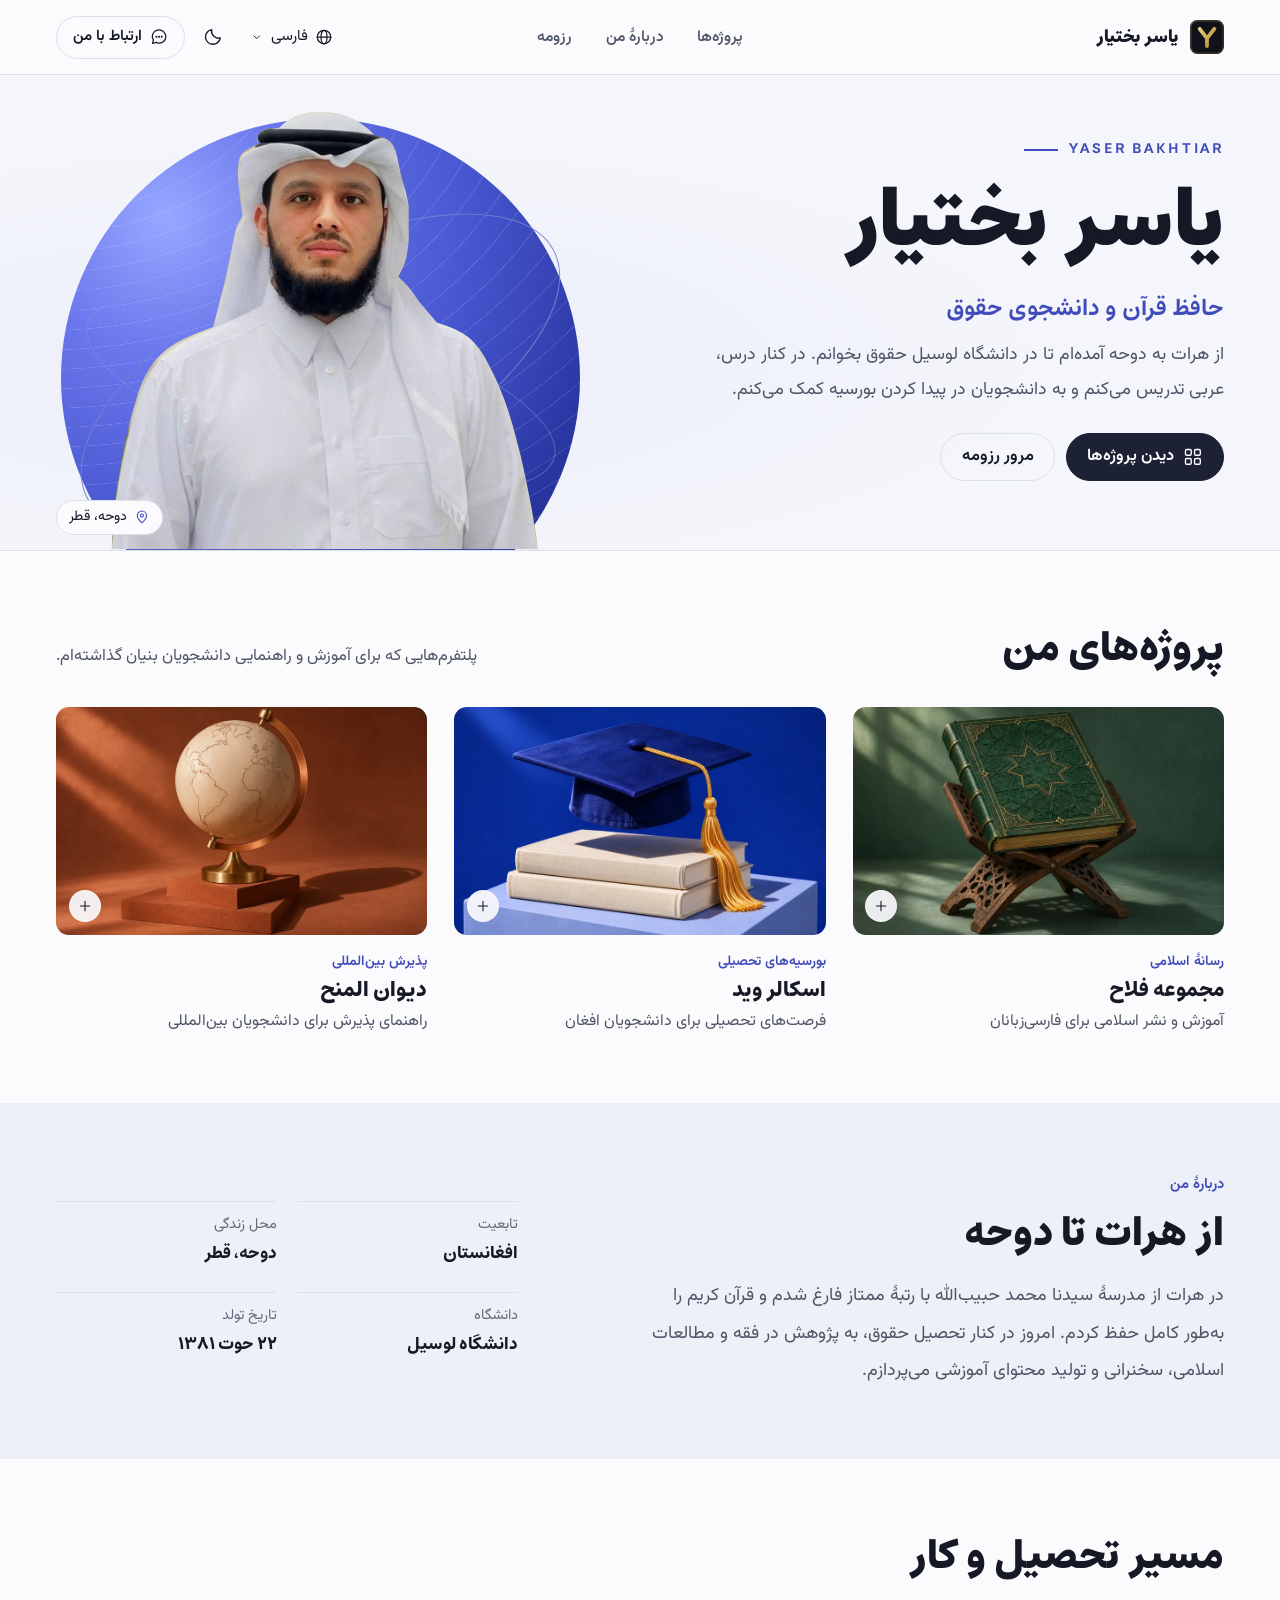
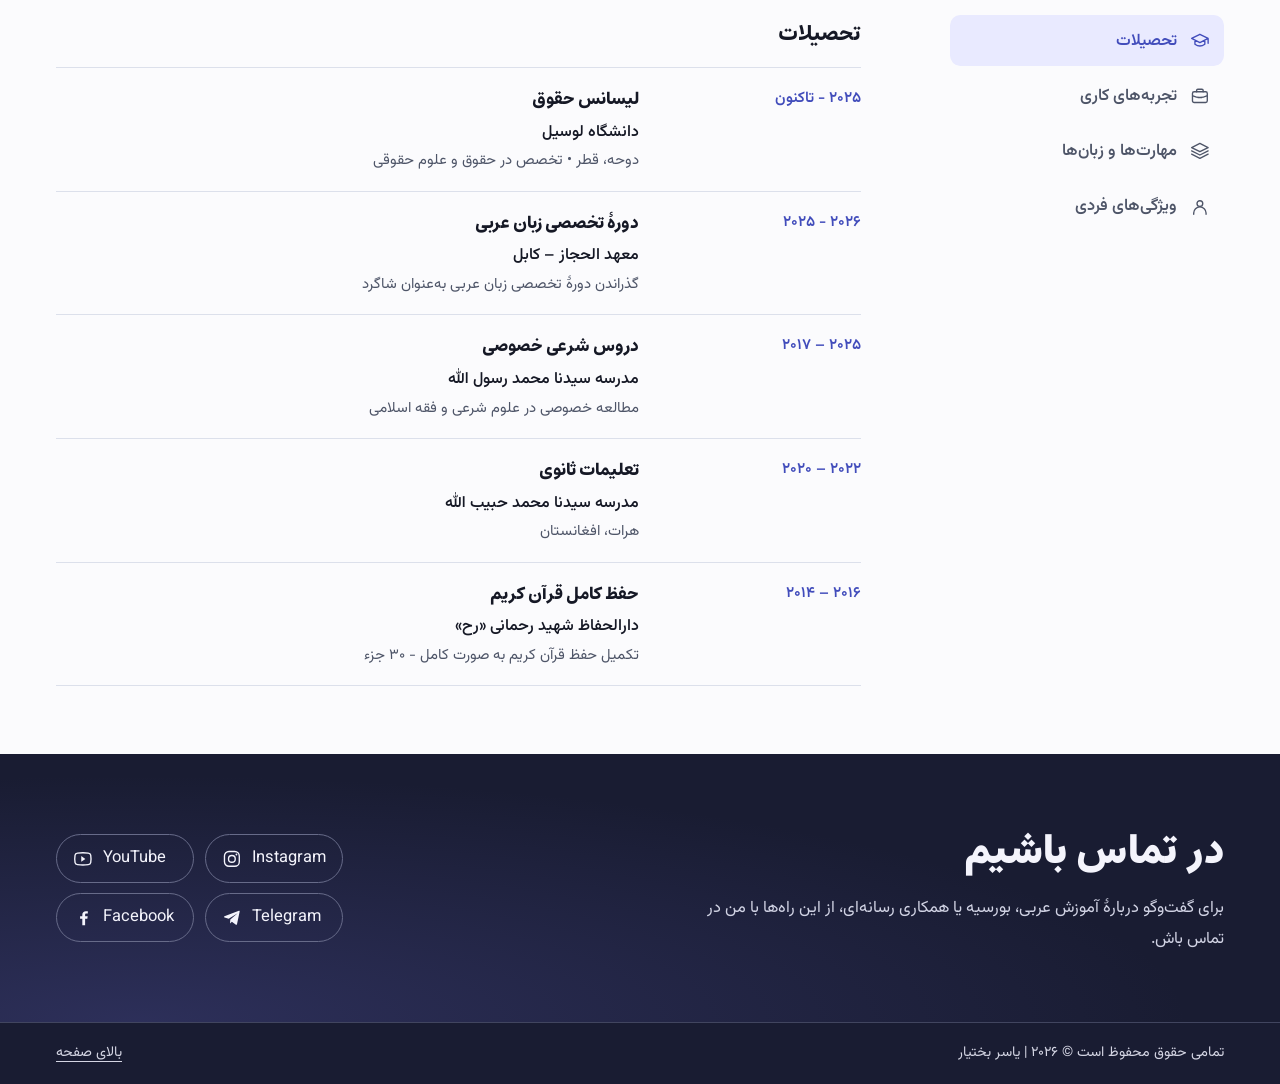
<file: index.html>
<!doctype html>
<html lang="fa" dir="rtl">
<head>
<meta charset="utf-8">
<meta content="width=device-width, initial-scale=1.0" name="viewport">
<title>یاسر بختیار | Yaser Bakhtiar – حافظ قرآن و دانشجوی حقوق در دوحه قطر</title>
<meta content="یاسر بختیار — از هرات به دوحه آمده‌ام تا در دانشگاه لوسیل حقوق بخوانم. در کنار درس، عربی تدریس می‌کنم و به دانشجویان در پیدا کردن بورسیه کمک می‌کنم." name="description">
<meta content="Yaser Bakhtiar | یاسر بختیار | ياسر بختيار" name="author">
<meta content="index, follow, max-image-preview:large, max-snippet:-1" name="robots">
<meta content="#f7f8fb" name="theme-color">
<link href="https://yaserbakhtiar.tr/" rel="canonical"><link href="https://yaserbakhtiar.tr/" hreflang="fa" rel="alternate"><link href="https://yaserbakhtiar.tr/ar/" hreflang="ar" rel="alternate"><link href="https://yaserbakhtiar.tr/en/" hreflang="en" rel="alternate"><link href="https://yaserbakhtiar.tr/" hreflang="x-default" rel="alternate">
<link href="favicon.ico" rel="icon" sizes="48x48">
<link href="favicon.svg" rel="icon" type="image/svg+xml">
<link href="apple-touch-icon.png" rel="apple-touch-icon">
<link href="site.webmanifest" rel="manifest">
<meta content="website" property="og:type">
<meta content="Yaser Bakhtiar | یاسر بختیار" property="og:site_name">
<meta content="یاسر بختیار | Yaser Bakhtiar – حافظ قرآن و دانشجوی حقوق در دوحه قطر" property="og:title">
<meta content="یاسر بختیار — از هرات به دوحه آمده‌ام تا در دانشگاه لوسیل حقوق بخوانم. در کنار درس، عربی تدریس می‌کنم و به دانشجویان در پیدا کردن بورسیه کمک می‌کنم." property="og:description">
<meta content="https://yaserbakhtiar.tr/" property="og:url">
<meta content="https://yaserbakhtiar.tr/profile.jpg" property="og:image">
<meta content="fa_IR" property="og:locale"><meta content="ar_QA" property="og:locale:alternate"><meta content="en_US" property="og:locale:alternate">


<meta content="summary_large_image" name="twitter:card">
<meta content="یاسر بختیار | Yaser Bakhtiar – حافظ قرآن و دانشجوی حقوق در دوحه قطر" name="twitter:title">
<meta content="یاسر بختیار — از هرات به دوحه آمده‌ام تا در دانشگاه لوسیل حقوق بخوانم. در کنار درس، عربی تدریس می‌کنم و به دانشجویان در پیدا کردن بورسیه کمک می‌کنم." name="twitter:description">
<meta content="https://yaserbakhtiar.tr/profile.jpg" name="twitter:image">
<script type="application/ld+json">{"@context": "https://schema.org", "@graph": [{"@type": "WebSite", "@id": "https://yaserbakhtiar.tr/#website", "url": "https://yaserbakhtiar.tr/", "name": "Yaser Bakhtiar", "alternateName": ["یاسر بختیار", "ياسر بختيار"], "inLanguage": ["fa", "ar", "en"], "publisher": {"@id": "https://yaserbakhtiar.tr/#person"}}, {"@type": "Person", "@id": "https://yaserbakhtiar.tr/#person", "name": "Yaser Bakhtiar", "alternateName": ["یاسر بختیار", "ياسر بختيار", "Yasser Bakhtiar", "Yaser Bakhtyar"], "url": "https://yaserbakhtiar.tr/", "image": "https://yaserbakhtiar.tr/profile.jpg", "mainEntityOfPage": "https://yaserbakhtiar.tr/", "jobTitle": "Founder of Falah Group, ScholarVid and Diwan Al Minah; Law Student; Quran Hafiz; Volunteer Teacher", "description": "Yaser Bakhtiar is an Afghan Hafiz of the Holy Quran (all 30 parts), a law student at Lusail University in Doha, Qatar, and an online volunteer Arabic language teacher at Al Hijaz Institute in Kabul since 4 November 2026. He is the founder and owner of Falah Group (Persian Islamic content), ScholarVid (scholarvid.tr, scholarship and international university admission guidance for Afghan students) and Diwan Al Minah (diwanalminah.com, scholarship and international university admission guidance for Arab and non-Arab students).", "disambiguatingDescription": "Not the Iranian singer Yaser Bakhtiari (یاسر بختیاری, known as Yas / یاس). This Yaser Bakhtiar (یاسر بختیار, without the final 'i') is an Afghan Quran memorizer and law student living in Doha, Qatar.", "nationality": {"@type": "Country", "name": "Afghanistan"}, "homeLocation": {"@type": "Place", "name": "Doha, Qatar"}, "affiliation": [{"@type": "CollegeOrUniversity", "name": "Lusail University", "address": {"@type": "PostalAddress", "addressLocality": "Doha", "addressCountry": "QA"}}, {"@type": "EducationalOrganization", "name": "Al Hijaz Institute (معهد الحجاز)", "address": {"@type": "PostalAddress", "addressLocality": "Kabul", "addressCountry": "AF"}}], "alumniOf": {"@type": "School", "name": "Sayedena Mohammad Habibullah School", "address": {"@type": "PostalAddress", "addressLocality": "Herat", "addressCountry": "AF"}}, "knowsAbout": ["Quran memorization", "Quranic recitation", "Law", "Islamic studies", "Translation Persian Arabic", "Scholarships for international students", "Islamic da'wah"], "knowsLanguage": ["fa", "ar", "en"], "sameAs": ["https://www.youtube.com/channel/UCwWABAJMeEE0nfGBIyNd6AA", "https://www.instagram.com/yaserbakhtiar.af", "https://www.facebook.com/yaserbakhtiar.af", "https://t.me/Yaser_Bakhtiar"], "worksFor": [{"@id": "https://yaserbakhtiar.tr/#falah"}, {"@id": "https://yaserbakhtiar.tr/#scholarvid"}, {"@id": "https://yaserbakhtiar.tr/#diwanalminah"}]}, {"@type": "Organization", "@id": "https://yaserbakhtiar.tr/#falah", "name": "Falah Group", "alternateName": ["مجموعه فلاح", "مجموعة فلاح"], "description": "Persian-language Islamic content and da'wah group on Telegram, Facebook and YouTube, sharing Islam and Islamic topics for Persian speakers.", "founder": {"@id": "https://yaserbakhtiar.tr/#person"}}, {"@type": "Organization", "@id": "https://yaserbakhtiar.tr/#scholarvid", "name": "ScholarVid", "alternateName": ["اسکالر وید"], "url": "https://scholarvid.tr", "description": "Scholarship and international university admission guidance platform for Afghan students and applicants.", "founder": {"@id": "https://yaserbakhtiar.tr/#person"}}, {"@type": "Organization", "@id": "https://yaserbakhtiar.tr/#diwanalminah", "name": "Diwan Al Minah", "alternateName": ["ديوان المنح", "دیوان المنح", "DiwanAlMinah"], "url": "https://diwanalminah.com", "description": "Scholarship and international university admission guidance platform for Arab and non-Arab students and applicants.", "founder": {"@id": "https://yaserbakhtiar.tr/#person"}}, {"@type": "ProfilePage", "@id": "https://yaserbakhtiar.tr/#profile", "url": "https://yaserbakhtiar.tr/", "name": "یاسر بختیار | Yaser Bakhtiar – حافظ قرآن و دانشجوی حقوق در دوحه قطر", "inLanguage": "fa", "mainEntity": {"@id": "https://yaserbakhtiar.tr/#person"}}]}</script>

    <link rel="preload" href="assets/fonts/estedad.woff2" as="font" type="font/woff2" crossorigin>
    <script>try{if(localStorage.getItem('yb-reading-theme')==='dark')document.documentElement.dataset.theme='dark'}catch{}</script>
    <link rel="stylesheet" href="assets/site.css?v=6e362f08c3">
    <script src="assets/site.js?v=a2762f2557" defer></script>
    </head>


<body>
<a class="skip" href="#main-content">رفتن به محتوای اصلی</a>
<header class="masthead"><div class="wrap mast-row">
<a class="brand" href="#home" aria-label="یاسر بختیار"><img src="favicon.svg" alt="" width="37" height="37"><span>یاسر بختیار</span></a>
<nav class="desktop-nav" aria-label="فهرست"><a href="#projects">پروژه‌ها</a><a href="#about">دربارهٔ من</a><a href="#journey">رزومه</a></nav>
<div class="tools"><details class="utility-menu"><summary aria-label="انتخاب زبان · فارسی"><svg class="icon i-globe" viewBox="0 0 24 24" width="20" height="20" fill="none" stroke="currentColor" stroke-width="1.65" stroke-linecap="round" stroke-linejoin="round" aria-hidden="true" focusable="false"><circle cx="12" cy="12" r="9"/><ellipse cx="12" cy="12" rx="4" ry="9"/><path d="M3 12h18"/></svg><span>فارسی</span><svg class="icon i-chevron" viewBox="0 0 24 24" width="20" height="20" fill="none" stroke="currentColor" stroke-width="1.65" stroke-linecap="round" stroke-linejoin="round" aria-hidden="true" focusable="false"><path d="m7 10 5 5 5-5"/></svg></summary><div class="popup languages"><a data-language href="index.html" hreflang="fa" lang="fa" dir="rtl" aria-current="page">فارسی</a><a data-language href="ar/index.html" hreflang="ar" lang="ar" dir="rtl">العربية</a><a data-language href="en/index.html" hreflang="en" lang="en" dir="ltr">English</a></div></details>
<button class="theme round" type="button" hidden aria-pressed="false" aria-label="حالت تیره" title="حالت تیره"><svg class="icon i-moon" viewBox="0 0 24 24" width="20" height="20" fill="none" stroke="currentColor" stroke-width="1.65" stroke-linecap="round" stroke-linejoin="round" aria-hidden="true" focusable="false"><path d="M20.9 13.4A8.7 8.7 0 0 1 10.6 3.1a9 9 0 1 0 10.3 10.3Z"/></svg><svg class="icon i-sun" viewBox="0 0 24 24" width="20" height="20" fill="none" stroke="currentColor" stroke-width="1.65" stroke-linecap="round" stroke-linejoin="round" aria-hidden="true" focusable="false"><circle cx="12" cy="12" r="4"/><path d="M12 2v2m0 16v2M2 12h2m16 0h2M4.9 4.9l1.4 1.4m11.4 11.4 1.4 1.4M4.9 19.1l1.4-1.4M17.7 6.3l1.4-1.4"/></svg></button>
<a class="contact-cta" href="#contact" aria-label="ارتباط با من"><svg class="icon i-chat" viewBox="0 0 24 24" width="20" height="20" fill="none" stroke="currentColor" stroke-width="1.65" stroke-linecap="round" stroke-linejoin="round" aria-hidden="true" focusable="false"><path d="M21 11.5a8.5 8.5 0 0 1-8.8 8.5 10 10 0 0 1-3.8-.8l-5.2 1.2 1.4-4.7A8.3 8.3 0 0 1 3 11.5a9 9 0 0 1 18 0Z"/><path d="M8.5 11.5h.1m3.4 0h.1m3.4 0h.1" stroke-width="2.6"/></svg><span>ارتباط با من</span></a><details class="utility-menu mobile-menu"><summary class="round" aria-label="فهرست"><svg class="icon i-menu" viewBox="0 0 24 24" width="20" height="20" fill="none" stroke="currentColor" stroke-width="1.65" stroke-linecap="round" stroke-linejoin="round" aria-hidden="true" focusable="false"><path d="M3 7.5h18M3 16.5h18"/></svg></summary><nav class="popup" aria-label="فهرست"><a href="#projects">پروژه‌ها</a><a href="#about">دربارهٔ من</a><a href="#journey">رزومه</a><a href="#contact">ارتباط با من</a></nav></details></div>
</div></header>
<main id="main-content">
<section class="hero" id="home"><div class="wrap hero-wrap">
  <div class="hero-title"><p class="name-latin" lang="en" dir="ltr">Yaser Bakhtiar</p>
    <h1>یاسر بختیار</h1><p class="vocation">حافظ قرآن و دانشجوی حقوق</p></div>
  <figure class="portrait" aria-label="پرترهٔ یاسر بختیار">
      <div class="portrait-art">
        <div class="art-ground" aria-hidden="true"></div>
        <div class="art-rim" aria-hidden="true"></div><div class="art-rim rim-two" aria-hidden="true"></div>
        <svg class="portrait-photo" viewBox="40 55 548 568" role="img" aria-label="پرترهٔ یاسر بختیار" preserveAspectRatio="xMidYMax meet">
          <defs><clipPath id="portrait-crop"><path d="M52 623 C53 587 57 555 61 532 C65 505 73 467 83 435 C91 408 102 390 119 376 C134 363 158 355 178 347 C182 329 189 306 195 278 L203 239 Q206 220 214 210 Q211 191 209 170 Q207 147 211 136 Q213 131 222 126 L237 119 Q229 118 233 110 Q236 102 249 101 L259 101 Q278 81 308 81 Q347 79 374 106 L379 111 Q390 111 397 118 Q403 123 406 138 L411 162 Q417 179 420 197 L420 240 Q419 258 414 271 L407 285 Q421 297 432 315 L455 342 Q480 349 494 360 Q509 372 521 398 C542 438 551 476 559 508 C569 552 576 589 580 623 Z"/></clipPath></defs>
          <image href="profile.jpg" width="623" height="623" clip-path="url(#portrait-crop)"/>
        </svg>
      </div>
      <figcaption><svg class="icon i-pin" viewBox="0 0 24 24" width="20" height="20" fill="none" stroke="currentColor" stroke-width="1.65" stroke-linecap="round" stroke-linejoin="round" aria-hidden="true" focusable="false"><path d="M19 10c0 5-7 11-7 11S5 15 5 10a7 7 0 0 1 14 0Z"/><circle cx="12" cy="10" r="2.3"/></svg><span>دوحه، قطر</span></figcaption>
    </figure>
  <div class="hero-copy"><p>از هرات به دوحه آمده‌ام تا در دانشگاه لوسیل حقوق بخوانم. در کنار درس، عربی تدریس می‌کنم و به دانشجویان در پیدا کردن بورسیه کمک می‌کنم.</p><div class="actions">
    <a class="primary" href="#projects"><svg class="icon i-grid" viewBox="0 0 24 24" width="20" height="20" fill="none" stroke="currentColor" stroke-width="1.65" stroke-linecap="round" stroke-linejoin="round" aria-hidden="true" focusable="false"><rect x="3" y="3" width="7" height="7" rx="1.6"/><rect x="14" y="3" width="7" height="7" rx="1.6"/><rect x="3" y="14" width="7" height="7" rx="1.6"/><rect x="14" y="14" width="7" height="7" rx="1.6"/></svg>دیدن پروژه‌ها</a>
    <a class="secondary" href="#journey">مرور رزومه</a></div></div>
</div></section>
<section id="projects" class="projects section"><div class="wrap">
  <div class="section-head"><h2>پروژه‌های من</h2><p>پلتفرم‌هایی که برای آموزش و راهنمایی دانشجویان بنیان گذاشته‌ام.</p></div>
  <div class="gallery"><article class="project" id="falah">
          <details class="project-disclosure"><summary aria-label="معرفی مجموعه فلاح">
            <span class="cover cover-falah"><img src="assets/work/falah.webp" alt="" width="720" height="480" loading="lazy" decoding="async"><span class="cover-key" aria-hidden="true"><svg class="icon i-plus" viewBox="0 0 24 24" width="20" height="20" fill="none" stroke="currentColor" stroke-width="1.65" stroke-linecap="round" stroke-linejoin="round" aria-hidden="true" focusable="false"><path d="M5 12h14m-7-7v14"/></svg></span></span>
            <span class="project-type">رسانهٔ اسلامی</span><span class="project-title">مجموعه فلاح</span>
            <span class="project-caption">آموزش و نشر اسلامی برای فارسی‌زبانان</span>
          </summary><div class="project-more"><p>فلاح را برای فارسی‌زبانانی بنیان گذاشتم که محتوای اسلامی را در تلگرام، فیس‌بوک و یوتیوب دنبال می‌کنند.</p></div></details>
        </article><article class="project" id="scholarvid">
          <details class="project-disclosure"><summary aria-label="معرفی اسکالر وید">
            <span class="cover cover-scholarvid"><img src="assets/work/scholarvid.webp" alt="" width="720" height="480" loading="lazy" decoding="async"><span class="cover-key" aria-hidden="true"><svg class="icon i-plus" viewBox="0 0 24 24" width="20" height="20" fill="none" stroke="currentColor" stroke-width="1.65" stroke-linecap="round" stroke-linejoin="round" aria-hidden="true" focusable="false"><path d="M5 12h14m-7-7v14"/></svg></span></span>
            <span class="project-type">بورسیه‌های تحصیلی</span><span class="project-title">اسکالر وید</span>
            <span class="project-caption">فرصت‌های تحصیلی برای دانشجویان افغان</span>
          </summary><div class="project-more"><p>اسکالر وید را برای دانشجویان افغان راه‌اندازی کردم تا بورسیه پیدا کنند و برای دانشگاه‌های خارج درخواست بدهند.</p><a class="project-link" href="https://scholarvid.tr"><svg class="icon i-link" viewBox="0 0 24 24" width="20" height="20" fill="none" stroke="currentColor" stroke-width="1.65" stroke-linecap="round" stroke-linejoin="round" aria-hidden="true" focusable="false"><path d="m9.5 14.5 5-5m-3 7-2 2a4.2 4.2 0 0 1-6-6l3-3a4.2 4.2 0 0 1 5.9 0m-.8-2 .9-.9 2-2a4.2 4.2 0 0 1 6 6l-3 3a4.2 4.2 0 0 1-5.9 0"/></svg><bdi>scholarvid.tr</bdi></a></div></details>
        </article><article class="project" id="diwan">
          <details class="project-disclosure"><summary aria-label="معرفی دیوان المنح">
            <span class="cover cover-diwan"><img src="assets/work/diwan.webp" alt="" width="720" height="480" loading="lazy" decoding="async"><span class="cover-key" aria-hidden="true"><svg class="icon i-plus" viewBox="0 0 24 24" width="20" height="20" fill="none" stroke="currentColor" stroke-width="1.65" stroke-linecap="round" stroke-linejoin="round" aria-hidden="true" focusable="false"><path d="M5 12h14m-7-7v14"/></svg></span></span>
            <span class="project-type">پذیرش بین‌المللی</span><span class="project-title">دیوان المنح</span>
            <span class="project-caption">راهنمای پذیرش برای دانشجویان بین‌المللی</span>
          </summary><div class="project-more"><p>در دیوان المنح، دانشجویان عرب و غیرعرب را در پیدا کردن بورسیه و دریافت پذیرش دانشگاهی راهنمایی می‌کنم.</p><a class="project-link" href="https://diwanalminah.com"><svg class="icon i-link" viewBox="0 0 24 24" width="20" height="20" fill="none" stroke="currentColor" stroke-width="1.65" stroke-linecap="round" stroke-linejoin="round" aria-hidden="true" focusable="false"><path d="m9.5 14.5 5-5m-3 7-2 2a4.2 4.2 0 0 1-6-6l3-3a4.2 4.2 0 0 1 5.9 0m-.8-2 .9-.9 2-2a4.2 4.2 0 0 1 6 6l-3 3a4.2 4.2 0 0 1-5.9 0"/></svg><bdi>diwanalminah.com</bdi></a></div></details>
        </article></div>
</div></section>
<section id="about" class="about section"><div class="wrap about-layout">
  <div><p class="kicker">دربارهٔ من</p><h2>از هرات تا دوحه</h2><p class="bio">در هرات از مدرسهٔ سیدنا محمد حبیب‌الله با رتبهٔ ممتاز فارغ شدم و قرآن کریم را به‌طور کامل حفظ کردم. امروز در کنار تحصیل حقوق، به پژوهش در فقه و مطالعات اسلامی، سخنرانی و تولید محتوای آموزشی می‌پردازم.</p></div>
  <dl class="facts"><div><dt>تابعیت</dt><dd>افغانستان</dd></div><div><dt>محل زندگی</dt><dd>دوحه، قطر</dd></div><div><dt>دانشگاه</dt><dd>دانشگاه لوسیل</dd></div><div><dt>تاریخ تولد</dt><dd>۲۲ حوت ۱۳۸۱</dd></div></dl>
</div></section>
<section id="journey" class="journey section"><div class="wrap">
  <div class="section-head"><h2>مسیر تحصیل و کار</h2></div>
  <div class="resume-layout"><nav class="resume-nav" aria-label="رزومه"><a href="#education" id="tab-education" aria-controls="education"><svg class="icon i-cap" viewBox="0 0 24 24" width="20" height="20" fill="none" stroke="currentColor" stroke-width="1.65" stroke-linecap="round" stroke-linejoin="round" aria-hidden="true" focusable="false"><path d="m2 9 10-5 10 5-10 5L2 9Zm4 2v5c4 3 8 3 12 0v-5m4-2v6"/></svg>تحصیلات</a><a href="#experience" id="tab-experience" aria-controls="experience"><svg class="icon i-bag" viewBox="0 0 24 24" width="20" height="20" fill="none" stroke="currentColor" stroke-width="1.65" stroke-linecap="round" stroke-linejoin="round" aria-hidden="true" focusable="false"><rect x="3" y="7" width="18" height="13" rx="2"/><path d="M8 7V5.5A1.5 1.5 0 0 1 9.5 4h5A1.5 1.5 0 0 1 16 5.5V7M3.5 12a20 20 0 0 0 17 0M10 14.2h4"/></svg>تجربه‌های کاری</a><a href="#skills" id="tab-skills" aria-controls="skills"><svg class="icon i-layers" viewBox="0 0 24 24" width="20" height="20" fill="none" stroke="currentColor" stroke-width="1.65" stroke-linecap="round" stroke-linejoin="round" aria-hidden="true" focusable="false"><path d="m12 3 10 5-10 5L2 8l10-5ZM2 12l10 5 10-5M2 16l10 5 10-5"/></svg>مهارت‌ها و زبان‌ها</a><a href="#traits" id="tab-traits" aria-controls="traits"><svg class="icon i-person" viewBox="0 0 24 24" width="20" height="20" fill="none" stroke="currentColor" stroke-width="1.65" stroke-linecap="round" stroke-linejoin="round" aria-hidden="true" focusable="false"><circle cx="12" cy="8" r="3.5"/><path d="M4.5 21v-1.5a7.5 7.5 0 0 1 15 0V21"/></svg>ویژگی‌های فردی</a></nav><div class="panes"><section class="pane" id="education" data-pane><h3>تحصیلات</h3><ol class="timeline"><li><div class="time"><bdi>۲۰۲۵ - تاکنون</bdi></div><div>
          <h4>لیسانس حقوق</h4><strong>دانشگاه لوسیل</strong>
          <p>دوحه، قطر • تخصص در حقوق و علوم حقوقی</p></div></li><li><div class="time"><bdi>۲۰۲۵ - ۲۰۲۶</bdi></div><div>
          <h4>دورهٔ تخصصی زبان عربی</h4><strong>معهد الحجاز – کابل</strong>
          <p>گذراندن دورهٔ تخصصی زبان عربی به‌عنوان شاگرد</p></div></li><li><div class="time"><bdi>۲۰۱۷ – ۲۰۲۵</bdi></div><div>
          <h4>دروس شرعی خصوصی</h4><strong>مدرسه سیدنا محمد رسول الله</strong>
          <p>مطالعه خصوصی در علوم شرعی و فقه اسلامی</p></div></li><li><div class="time"><bdi>۲۰۲۰ – ۲۰۲۲</bdi></div><div>
          <h4>تعلیمات ثانوی</h4><strong>مدرسه سیدنا محمد حبیب الله</strong>
          <p>هرات، افغانستان</p></div></li><li><div class="time"><bdi>۲۰۱۴ – ۲۰۱۶</bdi></div><div>
          <h4>حفظ کامل قرآن کریم</h4><strong>دارالحفاظ شهید رحمانی «رح»</strong>
          <p>تکمیل حفظ قرآن کریم به صورت کامل - ۳۰ جزء</p></div></li></ol></section><section class="pane" id="experience" data-pane><h3>تجربه‌های کاری</h3><div class="roles"><details class="role" open><summary><span><b>مدرس زبان عربی (داوطلب)</b><small>معهد الحجاز – کابل (آنلاین)</small></span>
           <bdi class="period">۴ نومبر ۲۰۲۶ – تاکنون</bdi><span class="plus-mark" aria-hidden="true"></span></summary><ul><li>تدریس آنلاین زبان عربی به‌صورت داوطلبانه و بدون دریافت هیچ دستمزدی</li></ul></details><details class="role"><summary><span><b>مدرس سیرت نبوی (داوطلب)</b><small>مسجد جامع اویس قرنی</small></span>
           <bdi class="period">۲۰۲۴ – ۲۰۲۵</bdi><span class="plus-mark" aria-hidden="true"></span></summary><ul><li>تدریس تاریخ اسلامی و سیرت پیامبر ﷺ به دانشجویان، به‌صورت داوطلبانه و بدون دریافت هیچ دستمزدی</li></ul></details><details class="role"><summary><span><b>مدرس حفظ قرآن</b><small>دارالحفاظ شهید رحمانی</small></span>
           <bdi class="period">۲۰۲۰ – ۲۰۲۱</bdi><span class="plus-mark" aria-hidden="true"></span></summary><ul><li>تدریس حفظ قرآن کریم و آموزش تعالیم اسلامی</li></ul></details><details class="role"><summary><span><b>مدیریت وظایف اداری</b><small>بخش امور فرهنگی</small></span>
           <bdi class="period">۲۰۲۳ – ۲۰۲۴</bdi><span class="plus-mark" aria-hidden="true"></span></summary><ul><li>مدیریت وظایف اداری برنامه‌ها و رویدادها و تهیه گزارش</li></ul></details><details class="role"><summary><span><b>دستیار ثبت بورسیه</b><small>ثبت نام شاگردان در بورسیه های خارجی</small></span>
           <bdi class="period">۲۰۲۲ – تا اکنون</bdi><span class="plus-mark" aria-hidden="true"></span></summary><ul><li>ثبت‌نام متقاضیان و راهنمایی برای بورسیه‌های خارجی</li></ul></details><details class="role"><summary><span><b>مجری رادیو قرآن کریم</b><small>رادیو قرآن کریم – افغانستان</small></span>
           <bdi class="period">۲۰۲۲ – ۲۰۲۵</bdi><span class="plus-mark" aria-hidden="true"></span></summary><ul><li>اجرای برنامه‌های دینی و تلاوت‌های قرآنی</li></ul></details><details class="role"><summary><span><b>مجری مراسم فارغ‌التحصیلی</b><small>چندین مراسم جشن فراغت</small></span>
           <bdi class="period">۲۰۲۲ – ۲۰۲۵</bdi><span class="plus-mark" aria-hidden="true"></span></summary><ul><li>اجرای مراسم و سازماندهی برنامه‌ها</li></ul></details><details class="role"><summary><span><b>مجری مراسم مذهبی و فرهنگی</b><small>دستاربندی مدارس، انس با قرآن</small></span>
           <bdi class="period">۲۰۲۲ – ۲۰۲۵</bdi><span class="plus-mark" aria-hidden="true"></span></summary><ul><li>سازماندهی و مدیریت محافل قرآنی و جشن‌های دینی</li></ul></details><details class="role"><summary><span><b>مجری مراسم عروسی</b><small>چندین مراسم عروسی</small></span>
           <bdi class="period">۲۰۲۲ – ۲۰۲۵</bdi><span class="plus-mark" aria-hidden="true"></span></summary><ul><li>مدیریت برنامه‌های شاد و سازماندهی مراسم عروسی</li></ul></details><details class="role"><summary><span><b>ترجمه اسناد</b><small>بین فارسی و عربی</small></span>
           <bdi class="period">۲۰۲۳ - تاکنون</bdi><span class="plus-mark" aria-hidden="true"></span></summary><ul><li>ترجمه دقیق اسناد بورسیه و تحصیلی</li></ul></details><details class="role"><summary><span><b>ثبت و سازماندهی پاسپورت و ویزا</b><small>دیتابیس دقیق</small></span>
           <bdi class="period">۲۰۲۴ - ۲۰۲۵</bdi><span class="plus-mark" aria-hidden="true"></span></summary><ul><li>ثبت و مدیریت دقیق اطلاعات متقاضیان</li></ul></details><details class="role"><summary><span><b>جمع‌آوری داده و تهیه گزارش</b><small>تهیه گزارش‌های متنی</small></span>
           <bdi class="period">۲۰۲۳ - ۲۰۲۵</bdi><span class="plus-mark" aria-hidden="true"></span></summary><ul><li>تجربه در جمع‌آوری داده، تحلیل و تولید محتوا</li></ul></details></div></section><section class="pane" id="skills" data-pane><h3>مهارت‌ها و زبان‌ها</h3><div class="skill-grid"><div class="skill-group"><svg class="icon i-code" viewBox="0 0 24 24" width="20" height="20" fill="none" stroke="currentColor" stroke-width="1.65" stroke-linecap="round" stroke-linejoin="round" aria-hidden="true" focusable="false"><path d="m8 6-6 6 6 6m8-12 6 6-6 6m-3-15-2 18"/></svg><h4>مهارت‌های فنی</h4><ul><li>Microsoft Office</li><li>Adobe Photoshop</li><li>تدوین ویدیو</li><li>شبکه‌های اجتماعی</li></ul></div><div class="skill-group"><svg class="icon i-book" viewBox="0 0 24 24" width="20" height="20" fill="none" stroke="currentColor" stroke-width="1.65" stroke-linecap="round" stroke-linejoin="round" aria-hidden="true" focusable="false"><path d="M12 6c-3-2-6-2.5-10-1v14c3.5-1.5 7-1 10 1 3-2 6.5-2.5 10-1V5c-4-1.5-7-1-10 1Zm0 0v14"/></svg><h4>مهارت‌های آکادمیک</h4><ul><li>پژوهش علمی</li><li>کتابخانه شامله</li><li>نگارش گزارش</li><li>ترجمه</li><li>ورود داده</li></ul></div><div class="skill-group"><svg class="icon i-voice" viewBox="0 0 24 24" width="20" height="20" fill="none" stroke="currentColor" stroke-width="1.65" stroke-linecap="round" stroke-linejoin="round" aria-hidden="true" focusable="false"><rect x="9" y="2" width="6" height="13" rx="3"/><path d="M5.5 10.5v1a6.5 6.5 0 0 0 13 0v-1M12 18v4m-3 0h6"/></svg><h4>مهارت‌های رسانه‌ای</h4><ul><li>سخنرانی عمومی</li><li>تلاوت قرآن</li><li>تولید محتوا</li><li>YouTube</li></ul></div><div class="skill-group"><svg class="icon i-globe" viewBox="0 0 24 24" width="20" height="20" fill="none" stroke="currentColor" stroke-width="1.65" stroke-linecap="round" stroke-linejoin="round" aria-hidden="true" focusable="false"><circle cx="12" cy="12" r="9"/><ellipse cx="12" cy="12" rx="4" ry="9"/><path d="M3 12h18"/></svg><h4>زبان‌ها</h4><ul><li>فارسی · زبان مادری</li><li>عربی · C1–C2</li><li>انگلیسی · A1–A2</li></ul></div></div></section><section class="pane" id="traits" data-pane><h3>ویژگی‌های فردی</h3><div class="trait-grid"><div><h4>منظم و مسئول</h4><p>شخصیت منظم، مسئول و باادب در همه زمینه‌ها</p></div><div><h4>هویت اسلامی راسخ</h4><p>هویت فرهنگی قوی و پیشینه اسلامی عمیق</p></div><div><h4>خدمت به جامعه</h4><p>علاقه‌مند به کمک به جامعه و مشارکت معنادار</p></div><div><h4>سخنران مطمئن</h4><p>صدای واضح، سخنران مطمئن و ماهر در رسانه</p></div></div></section></div></div>
</div></section>
<section id="contact" class="contact section"><div class="wrap contact-layout">
  <div><h2>در تماس باشیم</h2>
  <p>برای گفت‌وگو دربارهٔ آموزش عربی، بورسیه یا همکاری رسانه‌ای، از این راه‌ها با من در تماس باش.</p></div>
  <div class="socials" dir="ltr"><a href="https://www.youtube.com/channel/UCwWABAJMeEE0nfGBIyNd6AA" rel="me"><svg class="icon i-youtube" viewBox="0 0 24 24" width="20" height="20" fill="none" stroke="currentColor" stroke-width="1.65" stroke-linecap="round" stroke-linejoin="round" aria-hidden="true" focusable="false"><path d="M21.5 7.5c-.3-1.8-1.2-2.3-3-2.5-3-.4-10-.4-13 0-1.8.2-2.7.7-3 2.5-.4 2.4-.4 6.6 0 9 .3 1.8 1.2 2.3 3 2.5 3 .4 10 .4 13 0 1.8-.2 2.7-.7 3-2.5.4-2.4.4-6.6 0-9Z"/><path d="m10 8.5 5 3.5-5 3.5z" fill="currentColor" stroke="none"/></svg><span lang="en">YouTube</span></a><a href="https://www.instagram.com/yaserbakhtiar.af" rel="me"><svg class="icon i-instagram" viewBox="0 0 24 24" width="20" height="20" fill="none" stroke="currentColor" stroke-width="1.65" stroke-linecap="round" stroke-linejoin="round" aria-hidden="true" focusable="false"><rect x="3" y="3" width="18" height="18" rx="5.5"/><circle cx="12" cy="12" r="4.1"/><circle cx="17.5" cy="6.7" r="1.1" fill="currentColor" stroke="none"/></svg><span lang="en">Instagram</span></a><a href="https://www.facebook.com/yaserbakhtiar.af" rel="me"><svg class="icon i-facebook" viewBox="0 0 24 24" width="20" height="20" fill="none" stroke="currentColor" stroke-width="1.65" stroke-linecap="round" stroke-linejoin="round" aria-hidden="true" focusable="false"><path d="M14.7 21v-8h2.7l.4-3h-3.1V8.1c0-.9.3-1.5 1.6-1.5H18V4c-.6-.1-1.4-.2-2.3-.2-2.6 0-4.4 1.6-4.4 4.3V10H8.6v3h2.7v8z" fill="currentColor" stroke="none"/></svg><span lang="en">Facebook</span></a><a href="https://t.me/Yaser_Bakhtiar" rel="me"><svg class="icon i-telegram" viewBox="0 0 24 24" width="20" height="20" fill="none" stroke="currentColor" stroke-width="1.65" stroke-linecap="round" stroke-linejoin="round" aria-hidden="true" focusable="false"><path d="m3 10 17.5-6.6c.7-.2 1.2.2.9 1.2l-3.2 15c-.2.8-.6 1-1.3.6l-4.9-3.6-2.3 2.2.4-4.7L19 6.4 8.1 13l-5-1.6c-.8-.2-.8-.9-.1-1.4Z" fill="currentColor" stroke="none"/></svg><span lang="en">Telegram</span></a></div>
</div></section>
</main><footer><div class="wrap"><span>تمامی حقوق محفوظ است © ۲۰۲۶ | یاسر بختیار</span><a href="#home">بالای صفحه</a></div></footer>
</body></html>
</file>
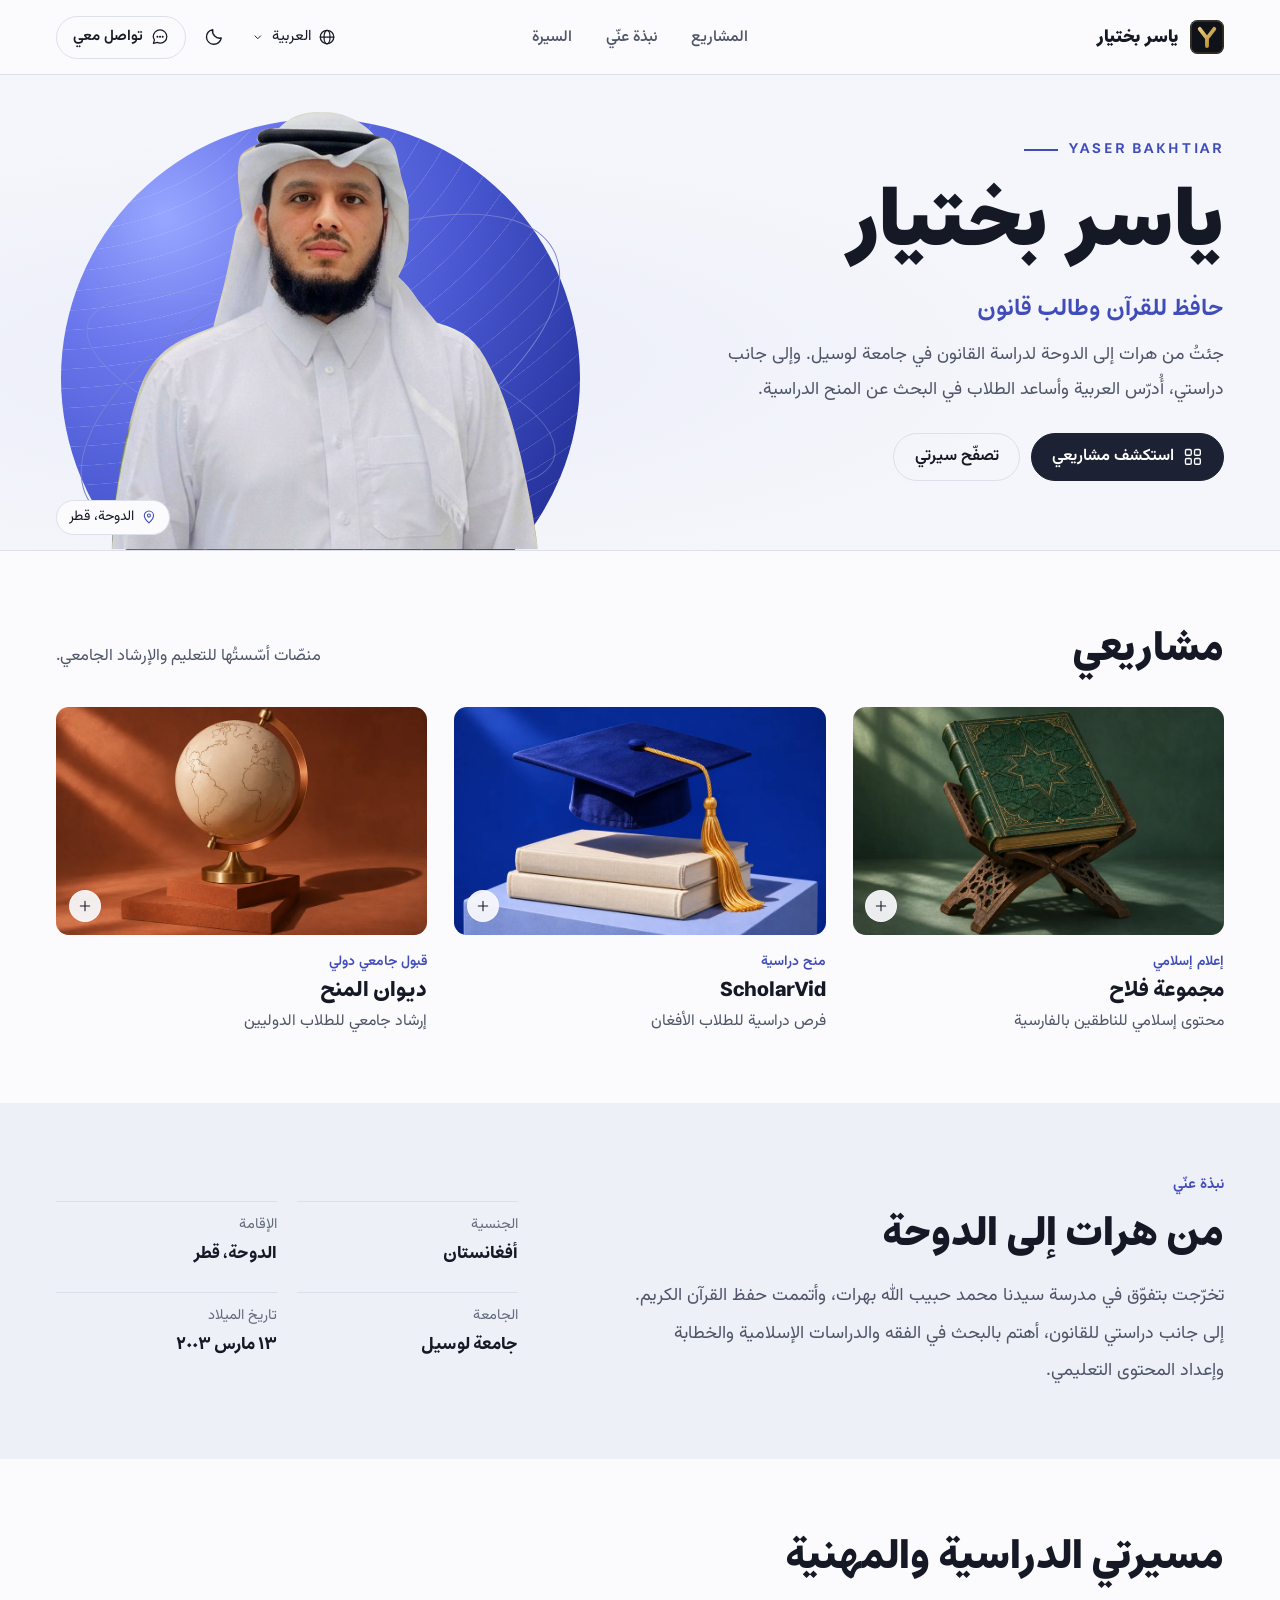
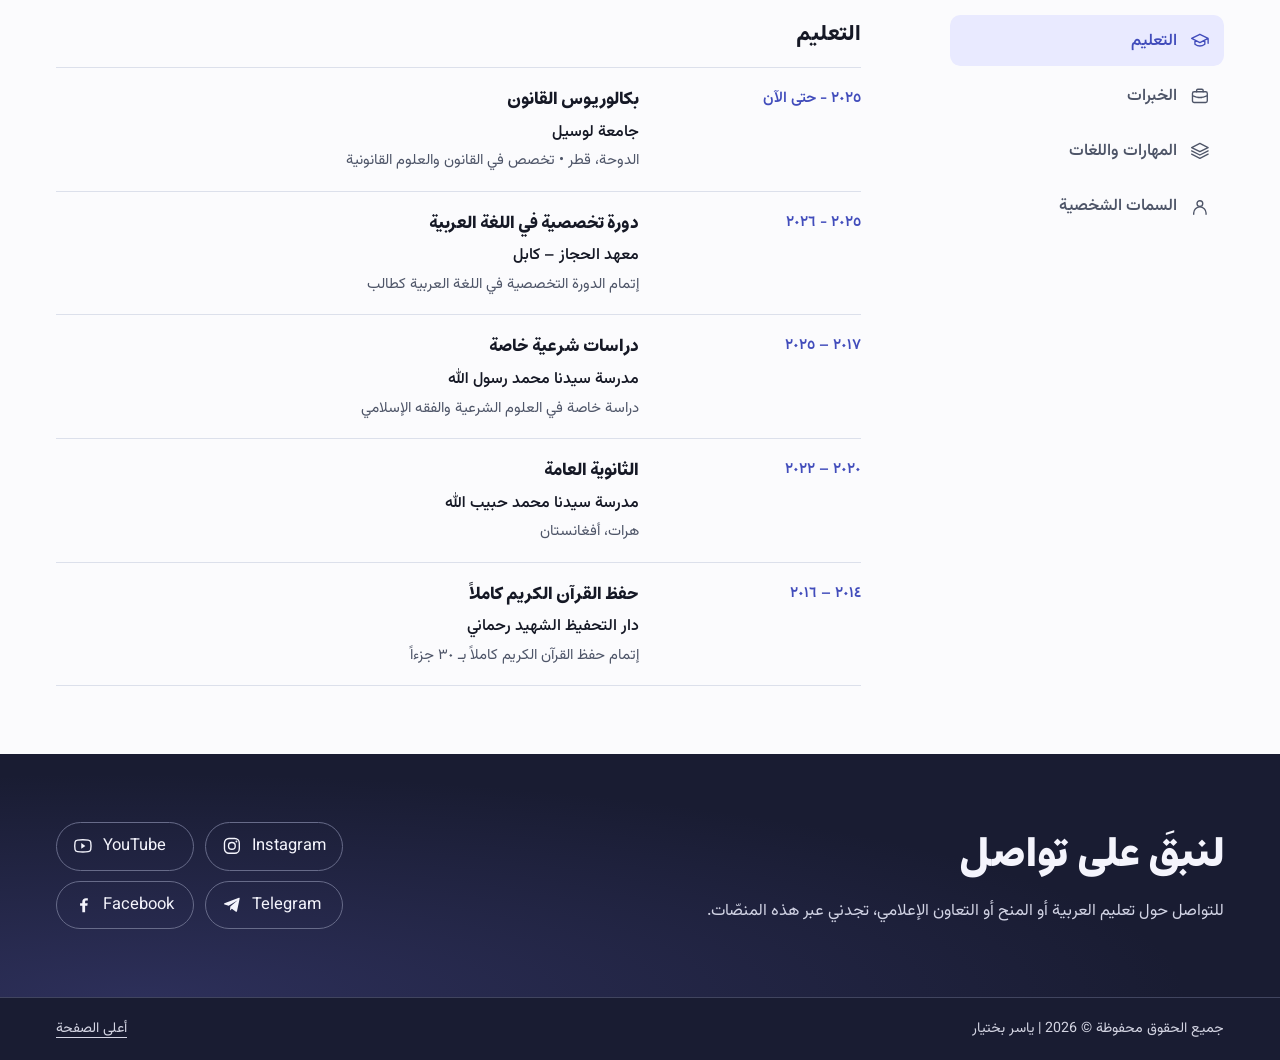
<file: ar/index.html>
<!doctype html>
<html lang="ar" dir="rtl">
<head>
<meta charset="utf-8">
<meta content="width=device-width, initial-scale=1.0" name="viewport">
<title>ياسر بختيار | Yaser Bakhtiar – حافظ للقرآن الكريم وطالب قانون في الدوحة، قطر</title>
<meta content="ياسر بختيار — جئتُ من هرات إلى الدوحة لدراسة القانون في جامعة لوسيل. وإلى جانب دراستي، أُدرّس العربية وأساعد الطلاب في البحث عن المنح الدراسية." name="description">
<meta content="Yaser Bakhtiar | یاسر بختیار | ياسر بختيار" name="author">
<meta content="index, follow, max-image-preview:large, max-snippet:-1" name="robots">
<meta content="#f7f8fb" name="theme-color">
<link href="https://yaserbakhtiar.tr/ar/" rel="canonical"><link href="https://yaserbakhtiar.tr/" hreflang="fa" rel="alternate"><link href="https://yaserbakhtiar.tr/ar/" hreflang="ar" rel="alternate"><link href="https://yaserbakhtiar.tr/en/" hreflang="en" rel="alternate"><link href="https://yaserbakhtiar.tr/" hreflang="x-default" rel="alternate">
<link href="../favicon.ico" rel="icon" sizes="48x48">
<link href="../favicon.svg" rel="icon" type="image/svg+xml">
<link href="../apple-touch-icon.png" rel="apple-touch-icon">
<link href="../site.webmanifest" rel="manifest">
<meta content="website" property="og:type">
<meta content="Yaser Bakhtiar | یاسر بختیار" property="og:site_name">
<meta content="ياسر بختيار | Yaser Bakhtiar – حافظ للقرآن الكريم وطالب قانون في الدوحة، قطر" property="og:title">
<meta content="ياسر بختيار — جئتُ من هرات إلى الدوحة لدراسة القانون في جامعة لوسيل. وإلى جانب دراستي، أُدرّس العربية وأساعد الطلاب في البحث عن المنح الدراسية." property="og:description">
<meta content="https://yaserbakhtiar.tr/ar/" property="og:url">
<meta content="https://yaserbakhtiar.tr/profile.jpg" property="og:image">
<meta content="ar_QA" property="og:locale"><meta content="fa_IR" property="og:locale:alternate"><meta content="en_US" property="og:locale:alternate">


<meta content="summary_large_image" name="twitter:card">
<meta content="ياسر بختيار | Yaser Bakhtiar – حافظ للقرآن الكريم وطالب قانون في الدوحة، قطر" name="twitter:title">
<meta content="ياسر بختيار — جئتُ من هرات إلى الدوحة لدراسة القانون في جامعة لوسيل. وإلى جانب دراستي، أُدرّس العربية وأساعد الطلاب في البحث عن المنح الدراسية." name="twitter:description">
<meta content="https://yaserbakhtiar.tr/profile.jpg" name="twitter:image">
<script type="application/ld+json">{"@context": "https://schema.org", "@graph": [{"@type": "WebSite", "@id": "https://yaserbakhtiar.tr/#website", "url": "https://yaserbakhtiar.tr/", "name": "Yaser Bakhtiar", "alternateName": ["یاسر بختیار", "ياسر بختيار"], "inLanguage": ["fa", "ar", "en"], "publisher": {"@id": "https://yaserbakhtiar.tr/#person"}}, {"@type": "Person", "@id": "https://yaserbakhtiar.tr/#person", "name": "Yaser Bakhtiar", "alternateName": ["یاسر بختیار", "ياسر بختيار", "Yasser Bakhtiar", "Yaser Bakhtyar"], "url": "https://yaserbakhtiar.tr/", "image": "https://yaserbakhtiar.tr/profile.jpg", "mainEntityOfPage": "https://yaserbakhtiar.tr/ar/", "jobTitle": "Founder of Falah Group, ScholarVid and Diwan Al Minah; Law Student; Quran Hafiz; Volunteer Teacher", "description": "Yaser Bakhtiar is an Afghan Hafiz of the Holy Quran (all 30 parts), a law student at Lusail University in Doha, Qatar, and an online volunteer Arabic language teacher at Al Hijaz Institute in Kabul since 4 November 2026. He is the founder and owner of Falah Group (Persian Islamic content), ScholarVid (scholarvid.tr, scholarship and international university admission guidance for Afghan students) and Diwan Al Minah (diwanalminah.com, scholarship and international university admission guidance for Arab and non-Arab students).", "disambiguatingDescription": "Not the Iranian singer Yaser Bakhtiari (یاسر بختیاری, known as Yas / یاس). This Yaser Bakhtiar (یاسر بختیار, without the final 'i') is an Afghan Quran memorizer and law student living in Doha, Qatar.", "nationality": {"@type": "Country", "name": "Afghanistan"}, "homeLocation": {"@type": "Place", "name": "Doha, Qatar"}, "affiliation": [{"@type": "CollegeOrUniversity", "name": "Lusail University", "address": {"@type": "PostalAddress", "addressLocality": "Doha", "addressCountry": "QA"}}, {"@type": "EducationalOrganization", "name": "Al Hijaz Institute (معهد الحجاز)", "address": {"@type": "PostalAddress", "addressLocality": "Kabul", "addressCountry": "AF"}}], "alumniOf": {"@type": "School", "name": "Sayedena Mohammad Habibullah School", "address": {"@type": "PostalAddress", "addressLocality": "Herat", "addressCountry": "AF"}}, "knowsAbout": ["Quran memorization", "Quranic recitation", "Law", "Islamic studies", "Translation Persian Arabic", "Scholarships for international students", "Islamic da'wah"], "knowsLanguage": ["fa", "ar", "en"], "sameAs": ["https://www.youtube.com/channel/UCwWABAJMeEE0nfGBIyNd6AA", "https://www.instagram.com/yaserbakhtiar.af", "https://www.facebook.com/yaserbakhtiar.af", "https://t.me/Yaser_Bakhtiar"], "worksFor": [{"@id": "https://yaserbakhtiar.tr/#falah"}, {"@id": "https://yaserbakhtiar.tr/#scholarvid"}, {"@id": "https://yaserbakhtiar.tr/#diwanalminah"}]}, {"@type": "Organization", "@id": "https://yaserbakhtiar.tr/#falah", "name": "Falah Group", "alternateName": ["مجموعه فلاح", "مجموعة فلاح"], "description": "Persian-language Islamic content and da'wah group on Telegram, Facebook and YouTube, sharing Islam and Islamic topics for Persian speakers.", "founder": {"@id": "https://yaserbakhtiar.tr/#person"}}, {"@type": "Organization", "@id": "https://yaserbakhtiar.tr/#scholarvid", "name": "ScholarVid", "alternateName": ["اسکالر وید"], "url": "https://scholarvid.tr", "description": "Scholarship and international university admission guidance platform for Afghan students and applicants.", "founder": {"@id": "https://yaserbakhtiar.tr/#person"}}, {"@type": "Organization", "@id": "https://yaserbakhtiar.tr/#diwanalminah", "name": "Diwan Al Minah", "alternateName": ["ديوان المنح", "دیوان المنح", "DiwanAlMinah"], "url": "https://diwanalminah.com", "description": "Scholarship and international university admission guidance platform for Arab and non-Arab students and applicants.", "founder": {"@id": "https://yaserbakhtiar.tr/#person"}}, {"@type": "ProfilePage", "@id": "https://yaserbakhtiar.tr/ar/#profile", "url": "https://yaserbakhtiar.tr/ar/", "name": "ياسر بختيار | Yaser Bakhtiar – حافظ للقرآن الكريم وطالب قانون في الدوحة، قطر", "inLanguage": "ar", "mainEntity": {"@id": "https://yaserbakhtiar.tr/#person"}}]}</script>

    <link rel="preload" href="../assets/fonts/estedad.woff2" as="font" type="font/woff2" crossorigin>
    <script>try{if(localStorage.getItem('yb-reading-theme')==='dark')document.documentElement.dataset.theme='dark'}catch{}</script>
    <link rel="stylesheet" href="../assets/site.css?v=6e362f08c3">
    <script src="../assets/site.js?v=a2762f2557" defer></script>
    </head>


<body>
<a class="skip" href="#main-content">انتقل إلى المحتوى</a>
<header class="masthead"><div class="wrap mast-row">
<a class="brand" href="#home" aria-label="ياسر بختيار"><img src="../favicon.svg" alt="" width="37" height="37"><span>ياسر بختيار</span></a>
<nav class="desktop-nav" aria-label="القائمة"><a href="#projects">المشاريع</a><a href="#about">نبذة عنّي</a><a href="#journey">السيرة</a></nav>
<div class="tools"><details class="utility-menu"><summary aria-label="اختيار اللغة · العربية"><svg class="icon i-globe" viewBox="0 0 24 24" width="20" height="20" fill="none" stroke="currentColor" stroke-width="1.65" stroke-linecap="round" stroke-linejoin="round" aria-hidden="true" focusable="false"><circle cx="12" cy="12" r="9"/><ellipse cx="12" cy="12" rx="4" ry="9"/><path d="M3 12h18"/></svg><span>العربية</span><svg class="icon i-chevron" viewBox="0 0 24 24" width="20" height="20" fill="none" stroke="currentColor" stroke-width="1.65" stroke-linecap="round" stroke-linejoin="round" aria-hidden="true" focusable="false"><path d="m7 10 5 5 5-5"/></svg></summary><div class="popup languages"><a data-language href="../index.html" hreflang="fa" lang="fa" dir="rtl">فارسی</a><a data-language href="../ar/index.html" hreflang="ar" lang="ar" dir="rtl" aria-current="page">العربية</a><a data-language href="../en/index.html" hreflang="en" lang="en" dir="ltr">English</a></div></details>
<button class="theme round" type="button" hidden aria-pressed="false" aria-label="الوضع الداكن" title="الوضع الداكن"><svg class="icon i-moon" viewBox="0 0 24 24" width="20" height="20" fill="none" stroke="currentColor" stroke-width="1.65" stroke-linecap="round" stroke-linejoin="round" aria-hidden="true" focusable="false"><path d="M20.9 13.4A8.7 8.7 0 0 1 10.6 3.1a9 9 0 1 0 10.3 10.3Z"/></svg><svg class="icon i-sun" viewBox="0 0 24 24" width="20" height="20" fill="none" stroke="currentColor" stroke-width="1.65" stroke-linecap="round" stroke-linejoin="round" aria-hidden="true" focusable="false"><circle cx="12" cy="12" r="4"/><path d="M12 2v2m0 16v2M2 12h2m16 0h2M4.9 4.9l1.4 1.4m11.4 11.4 1.4 1.4M4.9 19.1l1.4-1.4M17.7 6.3l1.4-1.4"/></svg></button>
<a class="contact-cta" href="#contact" aria-label="تواصل معي"><svg class="icon i-chat" viewBox="0 0 24 24" width="20" height="20" fill="none" stroke="currentColor" stroke-width="1.65" stroke-linecap="round" stroke-linejoin="round" aria-hidden="true" focusable="false"><path d="M21 11.5a8.5 8.5 0 0 1-8.8 8.5 10 10 0 0 1-3.8-.8l-5.2 1.2 1.4-4.7A8.3 8.3 0 0 1 3 11.5a9 9 0 0 1 18 0Z"/><path d="M8.5 11.5h.1m3.4 0h.1m3.4 0h.1" stroke-width="2.6"/></svg><span>تواصل معي</span></a><details class="utility-menu mobile-menu"><summary class="round" aria-label="القائمة"><svg class="icon i-menu" viewBox="0 0 24 24" width="20" height="20" fill="none" stroke="currentColor" stroke-width="1.65" stroke-linecap="round" stroke-linejoin="round" aria-hidden="true" focusable="false"><path d="M3 7.5h18M3 16.5h18"/></svg></summary><nav class="popup" aria-label="القائمة"><a href="#projects">المشاريع</a><a href="#about">نبذة عنّي</a><a href="#journey">السيرة</a><a href="#contact">تواصل معي</a></nav></details></div>
</div></header>
<main id="main-content">
<section class="hero" id="home"><div class="wrap hero-wrap">
  <div class="hero-title"><p class="name-latin" lang="en" dir="ltr">Yaser Bakhtiar</p>
    <h1>ياسر بختيار</h1><p class="vocation">حافظ للقرآن وطالب قانون</p></div>
  <figure class="portrait" aria-label="صورة ياسر بختيار">
      <div class="portrait-art">
        <div class="art-ground" aria-hidden="true"></div>
        <div class="art-rim" aria-hidden="true"></div><div class="art-rim rim-two" aria-hidden="true"></div>
        <svg class="portrait-photo" viewBox="40 55 548 568" role="img" aria-label="صورة ياسر بختيار" preserveAspectRatio="xMidYMax meet">
          <defs><clipPath id="portrait-crop"><path d="M52 623 C53 587 57 555 61 532 C65 505 73 467 83 435 C91 408 102 390 119 376 C134 363 158 355 178 347 C182 329 189 306 195 278 L203 239 Q206 220 214 210 Q211 191 209 170 Q207 147 211 136 Q213 131 222 126 L237 119 Q229 118 233 110 Q236 102 249 101 L259 101 Q278 81 308 81 Q347 79 374 106 L379 111 Q390 111 397 118 Q403 123 406 138 L411 162 Q417 179 420 197 L420 240 Q419 258 414 271 L407 285 Q421 297 432 315 L455 342 Q480 349 494 360 Q509 372 521 398 C542 438 551 476 559 508 C569 552 576 589 580 623 Z"/></clipPath></defs>
          <image href="../profile.jpg" width="623" height="623" clip-path="url(#portrait-crop)"/>
        </svg>
      </div>
      <figcaption><svg class="icon i-pin" viewBox="0 0 24 24" width="20" height="20" fill="none" stroke="currentColor" stroke-width="1.65" stroke-linecap="round" stroke-linejoin="round" aria-hidden="true" focusable="false"><path d="M19 10c0 5-7 11-7 11S5 15 5 10a7 7 0 0 1 14 0Z"/><circle cx="12" cy="10" r="2.3"/></svg><span>الدوحة، قطر</span></figcaption>
    </figure>
  <div class="hero-copy"><p>جئتُ من هرات إلى الدوحة لدراسة القانون في جامعة لوسيل. وإلى جانب دراستي، أُدرّس العربية وأساعد الطلاب في البحث عن المنح الدراسية.</p><div class="actions">
    <a class="primary" href="#projects"><svg class="icon i-grid" viewBox="0 0 24 24" width="20" height="20" fill="none" stroke="currentColor" stroke-width="1.65" stroke-linecap="round" stroke-linejoin="round" aria-hidden="true" focusable="false"><rect x="3" y="3" width="7" height="7" rx="1.6"/><rect x="14" y="3" width="7" height="7" rx="1.6"/><rect x="3" y="14" width="7" height="7" rx="1.6"/><rect x="14" y="14" width="7" height="7" rx="1.6"/></svg>استكشف مشاريعي</a>
    <a class="secondary" href="#journey">تصفّح سيرتي</a></div></div>
</div></section>
<section id="projects" class="projects section"><div class="wrap">
  <div class="section-head"><h2>مشاريعي</h2><p>منصّات أسّستُها للتعليم والإرشاد الجامعي.</p></div>
  <div class="gallery"><article class="project" id="falah">
          <details class="project-disclosure"><summary aria-label="عن مجموعة فلاح">
            <span class="cover cover-falah"><img src="../assets/work/falah.webp" alt="" width="720" height="480" loading="lazy" decoding="async"><span class="cover-key" aria-hidden="true"><svg class="icon i-plus" viewBox="0 0 24 24" width="20" height="20" fill="none" stroke="currentColor" stroke-width="1.65" stroke-linecap="round" stroke-linejoin="round" aria-hidden="true" focusable="false"><path d="M5 12h14m-7-7v14"/></svg></span></span>
            <span class="project-type">إعلام إسلامي</span><span class="project-title">مجموعة فلاح</span>
            <span class="project-caption">محتوى إسلامي للناطقين بالفارسية</span>
          </summary><div class="project-more"><p>أسّستُ فلاح لنشر المحتوى الإسلامي للناطقين بالفارسية على تيليجرام وفيسبوك ويوتيوب.</p></div></details>
        </article><article class="project" id="scholarvid">
          <details class="project-disclosure"><summary aria-label="عن ScholarVid">
            <span class="cover cover-scholarvid"><img src="../assets/work/scholarvid.webp" alt="" width="720" height="480" loading="lazy" decoding="async"><span class="cover-key" aria-hidden="true"><svg class="icon i-plus" viewBox="0 0 24 24" width="20" height="20" fill="none" stroke="currentColor" stroke-width="1.65" stroke-linecap="round" stroke-linejoin="round" aria-hidden="true" focusable="false"><path d="M5 12h14m-7-7v14"/></svg></span></span>
            <span class="project-type">منح دراسية</span><span class="project-title">ScholarVid</span>
            <span class="project-caption">فرص دراسية للطلاب الأفغان</span>
          </summary><div class="project-more"><p>أسّستُ ScholarVid لمساعدة الطلاب الأفغان في البحث عن المنح والتقدّم إلى الجامعات في الخارج.</p><a class="project-link" href="https://scholarvid.tr"><svg class="icon i-link" viewBox="0 0 24 24" width="20" height="20" fill="none" stroke="currentColor" stroke-width="1.65" stroke-linecap="round" stroke-linejoin="round" aria-hidden="true" focusable="false"><path d="m9.5 14.5 5-5m-3 7-2 2a4.2 4.2 0 0 1-6-6l3-3a4.2 4.2 0 0 1 5.9 0m-.8-2 .9-.9 2-2a4.2 4.2 0 0 1 6 6l-3 3a4.2 4.2 0 0 1-5.9 0"/></svg><bdi>scholarvid.tr</bdi></a></div></details>
        </article><article class="project" id="diwan">
          <details class="project-disclosure"><summary aria-label="عن ديوان المنح">
            <span class="cover cover-diwan"><img src="../assets/work/diwan.webp" alt="" width="720" height="480" loading="lazy" decoding="async"><span class="cover-key" aria-hidden="true"><svg class="icon i-plus" viewBox="0 0 24 24" width="20" height="20" fill="none" stroke="currentColor" stroke-width="1.65" stroke-linecap="round" stroke-linejoin="round" aria-hidden="true" focusable="false"><path d="M5 12h14m-7-7v14"/></svg></span></span>
            <span class="project-type">قبول جامعي دولي</span><span class="project-title">ديوان المنح</span>
            <span class="project-caption">إرشاد جامعي للطلاب الدوليين</span>
          </summary><div class="project-more"><p>أسّستُ ديوان المنح لإرشاد الطلاب العرب وغير العرب في البحث عن المنح والتقدّم للقبول الجامعي.</p><a class="project-link" href="https://diwanalminah.com"><svg class="icon i-link" viewBox="0 0 24 24" width="20" height="20" fill="none" stroke="currentColor" stroke-width="1.65" stroke-linecap="round" stroke-linejoin="round" aria-hidden="true" focusable="false"><path d="m9.5 14.5 5-5m-3 7-2 2a4.2 4.2 0 0 1-6-6l3-3a4.2 4.2 0 0 1 5.9 0m-.8-2 .9-.9 2-2a4.2 4.2 0 0 1 6 6l-3 3a4.2 4.2 0 0 1-5.9 0"/></svg><bdi>diwanalminah.com</bdi></a></div></details>
        </article></div>
</div></section>
<section id="about" class="about section"><div class="wrap about-layout">
  <div><p class="kicker">نبذة عنّي</p><h2>من هرات إلى الدوحة</h2><p class="bio">تخرّجت بتفوّق في مدرسة سيدنا محمد حبيب الله بهرات، وأتممت حفظ القرآن الكريم. إلى جانب دراستي للقانون، أهتم بالبحث في الفقه والدراسات الإسلامية والخطابة وإعداد المحتوى التعليمي.</p></div>
  <dl class="facts"><div><dt>الجنسية</dt><dd>أفغانستان</dd></div><div><dt>الإقامة</dt><dd>الدوحة، قطر</dd></div><div><dt>الجامعة</dt><dd>جامعة لوسيل</dd></div><div><dt>تاريخ الميلاد</dt><dd>١٣ مارس ٢٠٠٣</dd></div></dl>
</div></section>
<section id="journey" class="journey section"><div class="wrap">
  <div class="section-head"><h2>مسيرتي الدراسية والمهنية</h2></div>
  <div class="resume-layout"><nav class="resume-nav" aria-label="السيرة"><a href="#education" id="tab-education" aria-controls="education"><svg class="icon i-cap" viewBox="0 0 24 24" width="20" height="20" fill="none" stroke="currentColor" stroke-width="1.65" stroke-linecap="round" stroke-linejoin="round" aria-hidden="true" focusable="false"><path d="m2 9 10-5 10 5-10 5L2 9Zm4 2v5c4 3 8 3 12 0v-5m4-2v6"/></svg>التعليم</a><a href="#experience" id="tab-experience" aria-controls="experience"><svg class="icon i-bag" viewBox="0 0 24 24" width="20" height="20" fill="none" stroke="currentColor" stroke-width="1.65" stroke-linecap="round" stroke-linejoin="round" aria-hidden="true" focusable="false"><rect x="3" y="7" width="18" height="13" rx="2"/><path d="M8 7V5.5A1.5 1.5 0 0 1 9.5 4h5A1.5 1.5 0 0 1 16 5.5V7M3.5 12a20 20 0 0 0 17 0M10 14.2h4"/></svg>الخبرات</a><a href="#skills" id="tab-skills" aria-controls="skills"><svg class="icon i-layers" viewBox="0 0 24 24" width="20" height="20" fill="none" stroke="currentColor" stroke-width="1.65" stroke-linecap="round" stroke-linejoin="round" aria-hidden="true" focusable="false"><path d="m12 3 10 5-10 5L2 8l10-5ZM2 12l10 5 10-5M2 16l10 5 10-5"/></svg>المهارات واللغات</a><a href="#traits" id="tab-traits" aria-controls="traits"><svg class="icon i-person" viewBox="0 0 24 24" width="20" height="20" fill="none" stroke="currentColor" stroke-width="1.65" stroke-linecap="round" stroke-linejoin="round" aria-hidden="true" focusable="false"><circle cx="12" cy="8" r="3.5"/><path d="M4.5 21v-1.5a7.5 7.5 0 0 1 15 0V21"/></svg>السمات الشخصية</a></nav><div class="panes"><section class="pane" id="education" data-pane><h3>التعليم</h3><ol class="timeline"><li><div class="time"><bdi>٢٠٢٥ - حتى الآن</bdi></div><div>
          <h4>بكالوريوس القانون</h4><strong>جامعة لوسيل</strong>
          <p>الدوحة، قطر • تخصص في القانون والعلوم القانونية</p></div></li><li><div class="time"><bdi>٢٠٢٥ - ٢٠٢٦</bdi></div><div>
          <h4>دورة تخصصية في اللغة العربية</h4><strong>معهد الحجاز – كابل</strong>
          <p>إتمام الدورة التخصصية في اللغة العربية كطالب</p></div></li><li><div class="time"><bdi>٢٠١٧ – ٢٠٢٥</bdi></div><div>
          <h4>دراسات شرعية خاصة</h4><strong>مدرسة سيدنا محمد رسول الله</strong>
          <p>دراسة خاصة في العلوم الشرعية والفقه الإسلامي</p></div></li><li><div class="time"><bdi>٢٠٢٠ – ٢٠٢٢</bdi></div><div>
          <h4>الثانوية العامة</h4><strong>مدرسة سيدنا محمد حبيب الله</strong>
          <p>هرات، أفغانستان</p></div></li><li><div class="time"><bdi>٢٠١٤ – ٢٠١٦</bdi></div><div>
          <h4>حفظ القرآن الكريم كاملاً</h4><strong>دار التحفيظ الشهيد رحماني</strong>
          <p>إتمام حفظ القرآن الكريم كاملاً بـ ٣٠ جزءاً</p></div></li></ol></section><section class="pane" id="experience" data-pane><h3>الخبرات</h3><div class="roles"><details class="role" open><summary><span><b>مدرس اللغة العربية (متطوع)</b><small>معهد الحجاز – كابل (أونلاين)</small></span>
           <bdi class="period">٤ نوفمبر ٢٠٢٦ – حتى الآن</bdi><span class="plus-mark" aria-hidden="true"></span></summary><ul><li>تدريس اللغة العربية عبر الإنترنت تطوعاً ودون أي مقابل مادي</li></ul></details><details class="role"><summary><span><b>مدرس السيرة النبوية (متطوع)</b><small>جامع أويس القرني</small></span>
           <bdi class="period">٢٠٢٤ – ٢٠٢٥</bdi><span class="plus-mark" aria-hidden="true"></span></summary><ul><li>تدريس التاريخ الإسلامي وسيرة النبي ﷺ للطلاب تطوعاً ودون أي مقابل مادي</li></ul></details><details class="role"><summary><span><b>مدرس حفظ القرآن</b><small>دار التحفيظ الشهيد رحماني</small></span>
           <bdi class="period">٢٠٢٠ – ٢٠٢١</bdi><span class="plus-mark" aria-hidden="true"></span></summary><ul><li>تدريس حفظ القرآن الكريم وتعليم التعاليم الإسلامية</li></ul></details><details class="role"><summary><span><b>إدارة المهام الإدارية</b><small>قسم الشؤون الثقافية</small></span>
           <bdi class="period">٢٠٢٣ – ٢٠٢٤</bdi><span class="plus-mark" aria-hidden="true"></span></summary><ul><li>إدارة المهام الإدارية للبرامج والفعاليات وإعداد التقارير</li></ul></details><details class="role"><summary><span><b>مساعد تسجيل المنح</b><small>مساعدة الطلاب للتسجيل في المنح</small></span>
           <bdi class="period">٢٠٢٢ – حتی الآن</bdi><span class="plus-mark" aria-hidden="true"></span></summary><ul><li>تسجيل عشرات المتقدمين لبرامج المنح الخارجية</li></ul></details><details class="role"><summary><span><b>مذيع في إذاعة القرآن الكريم</b><small>إذاعة القرآن الكريم – أفغانستان</small></span>
           <bdi class="period">٢٠٢٢ – ٢٠٢٥</bdi><span class="plus-mark" aria-hidden="true"></span></summary><ul><li>تقديم البرامج الدينية وتلاوات قرآنية</li></ul></details><details class="role"><summary><span><b>عريف حفل التخرج</b><small>عدة حفلات تخرج</small></span>
           <bdi class="period">٢٠٢٢ – ٢٠٢٥</bdi><span class="plus-mark" aria-hidden="true"></span></summary><ul><li>إدارة الحفل وتنظيم الفعاليات</li></ul></details><details class="role"><summary><span><b>عريف المناسبات الدينية والثقافية</b><small>تنظيم مدارس، لقاءات قرآنية</small></span>
           <bdi class="period">٢٠٢٢ – ٢٠٢٥</bdi><span class="plus-mark" aria-hidden="true"></span></summary><ul><li>تنظيم وإدارة المحافل القرآنية والاحتفالات الدينية</li></ul></details><details class="role"><summary><span><b>عريف حفل الزفاف</b><small>عدة حفلات زفاف</small></span>
           <bdi class="period">٢٠٢٢ – ٢٠٢٥</bdi><span class="plus-mark" aria-hidden="true"></span></summary><ul><li>إدارة البرامج الترفيهية وتنظيم حفلات الزفاف</li></ul></details><details class="role"><summary><span><b>ترجمة الوثائق</b><small>بين الفارسية والعربية</small></span>
           <bdi class="period">٢٠٢٣ - حتی الآن</bdi><span class="plus-mark" aria-hidden="true"></span></summary><ul><li>ترجمة دقيقة لوثائق المنح الدراسية والأكاديمية</li></ul></details><details class="role"><summary><span><b>تسجيل وتنظيم جوزات السفر والتأشيرات</b><small>قاعدة بيانات دقيقة</small></span>
           <bdi class="period">٢٠٢٤ - ٢٠٢٥</bdi><span class="plus-mark" aria-hidden="true"></span></summary><ul><li>تسجيل وإدارة دقيقة لبيانات المتقدمين</li></ul></details><details class="role"><summary><span><b>جمع البيانات وإعداد التقارير</b><small>إعداد تقارير نصية</small></span>
           <bdi class="period">٢٠٢٣ - ٢٠٢٥</bdi><span class="plus-mark" aria-hidden="true"></span></summary><ul><li>خبرة في جمع البيانات وتحليلها وإنتاج المحتوى</li></ul></details></div></section><section class="pane" id="skills" data-pane><h3>المهارات واللغات</h3><div class="skill-grid"><div class="skill-group"><svg class="icon i-code" viewBox="0 0 24 24" width="20" height="20" fill="none" stroke="currentColor" stroke-width="1.65" stroke-linecap="round" stroke-linejoin="round" aria-hidden="true" focusable="false"><path d="m8 6-6 6 6 6m8-12 6 6-6 6m-3-15-2 18"/></svg><h4>المهارات التقنية</h4><ul><li>Microsoft Office</li><li>Adobe Photoshop</li><li>تحرير الفيديو</li><li>وسائل التواصل الاجتماعي</li></ul></div><div class="skill-group"><svg class="icon i-book" viewBox="0 0 24 24" width="20" height="20" fill="none" stroke="currentColor" stroke-width="1.65" stroke-linecap="round" stroke-linejoin="round" aria-hidden="true" focusable="false"><path d="M12 6c-3-2-6-2.5-10-1v14c3.5-1.5 7-1 10 1 3-2 6.5-2.5 10-1V5c-4-1.5-7-1-10 1Zm0 0v14"/></svg><h4>المهارات الأكاديمية</h4><ul><li>البحث العلمي</li><li>المكتبة الشاملة</li><li>كتابة التقارير</li><li>الترجمة</li><li>إدخال البيانات</li></ul></div><div class="skill-group"><svg class="icon i-voice" viewBox="0 0 24 24" width="20" height="20" fill="none" stroke="currentColor" stroke-width="1.65" stroke-linecap="round" stroke-linejoin="round" aria-hidden="true" focusable="false"><rect x="9" y="2" width="6" height="13" rx="3"/><path d="M5.5 10.5v1a6.5 6.5 0 0 0 13 0v-1M12 18v4m-3 0h6"/></svg><h4>المهارات الإعلامية</h4><ul><li>الخطابة العامة</li><li>تلاوة القرآن</li><li>إنشاء المحتوى</li><li>YouTube</li></ul></div><div class="skill-group"><svg class="icon i-globe" viewBox="0 0 24 24" width="20" height="20" fill="none" stroke="currentColor" stroke-width="1.65" stroke-linecap="round" stroke-linejoin="round" aria-hidden="true" focusable="false"><circle cx="12" cy="12" r="9"/><ellipse cx="12" cy="12" rx="4" ry="9"/><path d="M3 12h18"/></svg><h4>اللغات</h4><ul><li>الفارسية · اللغة الأم</li><li>العربية · C1–C2</li><li>الإنجليزية · A1–A2</li></ul></div></div></section><section class="pane" id="traits" data-pane><h3>السمات الشخصية</h3><div class="trait-grid"><div><h4>منظم ومسؤول</h4><p>شخصية منظمة ومسؤولة ومهذبة في جميع المجالات</p></div><div><h4>هوية إسلامية راسخة</h4><p>هوية ثقافية قوية وخلفية إسلامية عميقة</p></div><div><h4>خدمة المجتمع</h4><p>شغوف بمساعدة المجتمع والمساهمة الهادفة</p></div><div><h4>متحدث واثق</h4><p>صوت واضح، متحدث واثق، وماهر في وسائل الإعلام</p></div></div></section></div></div>
</div></section>
<section id="contact" class="contact section"><div class="wrap contact-layout">
  <div><h2>لنبقَ على تواصل</h2>
  <p>للتواصل حول تعليم العربية أو المنح أو التعاون الإعلامي، تجدني عبر هذه المنصّات.</p></div>
  <div class="socials" dir="ltr"><a href="https://www.youtube.com/channel/UCwWABAJMeEE0nfGBIyNd6AA" rel="me"><svg class="icon i-youtube" viewBox="0 0 24 24" width="20" height="20" fill="none" stroke="currentColor" stroke-width="1.65" stroke-linecap="round" stroke-linejoin="round" aria-hidden="true" focusable="false"><path d="M21.5 7.5c-.3-1.8-1.2-2.3-3-2.5-3-.4-10-.4-13 0-1.8.2-2.7.7-3 2.5-.4 2.4-.4 6.6 0 9 .3 1.8 1.2 2.3 3 2.5 3 .4 10 .4 13 0 1.8-.2 2.7-.7 3-2.5.4-2.4.4-6.6 0-9Z"/><path d="m10 8.5 5 3.5-5 3.5z" fill="currentColor" stroke="none"/></svg><span lang="en">YouTube</span></a><a href="https://www.instagram.com/yaserbakhtiar.af" rel="me"><svg class="icon i-instagram" viewBox="0 0 24 24" width="20" height="20" fill="none" stroke="currentColor" stroke-width="1.65" stroke-linecap="round" stroke-linejoin="round" aria-hidden="true" focusable="false"><rect x="3" y="3" width="18" height="18" rx="5.5"/><circle cx="12" cy="12" r="4.1"/><circle cx="17.5" cy="6.7" r="1.1" fill="currentColor" stroke="none"/></svg><span lang="en">Instagram</span></a><a href="https://www.facebook.com/yaserbakhtiar.af" rel="me"><svg class="icon i-facebook" viewBox="0 0 24 24" width="20" height="20" fill="none" stroke="currentColor" stroke-width="1.65" stroke-linecap="round" stroke-linejoin="round" aria-hidden="true" focusable="false"><path d="M14.7 21v-8h2.7l.4-3h-3.1V8.1c0-.9.3-1.5 1.6-1.5H18V4c-.6-.1-1.4-.2-2.3-.2-2.6 0-4.4 1.6-4.4 4.3V10H8.6v3h2.7v8z" fill="currentColor" stroke="none"/></svg><span lang="en">Facebook</span></a><a href="https://t.me/Yaser_Bakhtiar" rel="me"><svg class="icon i-telegram" viewBox="0 0 24 24" width="20" height="20" fill="none" stroke="currentColor" stroke-width="1.65" stroke-linecap="round" stroke-linejoin="round" aria-hidden="true" focusable="false"><path d="m3 10 17.5-6.6c.7-.2 1.2.2.9 1.2l-3.2 15c-.2.8-.6 1-1.3.6l-4.9-3.6-2.3 2.2.4-4.7L19 6.4 8.1 13l-5-1.6c-.8-.2-.8-.9-.1-1.4Z" fill="currentColor" stroke="none"/></svg><span lang="en">Telegram</span></a></div>
</div></section>
</main><footer><div class="wrap"><span>جميع الحقوق محفوظة © 2026 | ياسر بختيار</span><a href="#home">أعلى الصفحة</a></div></footer>
</body></html>
</file>
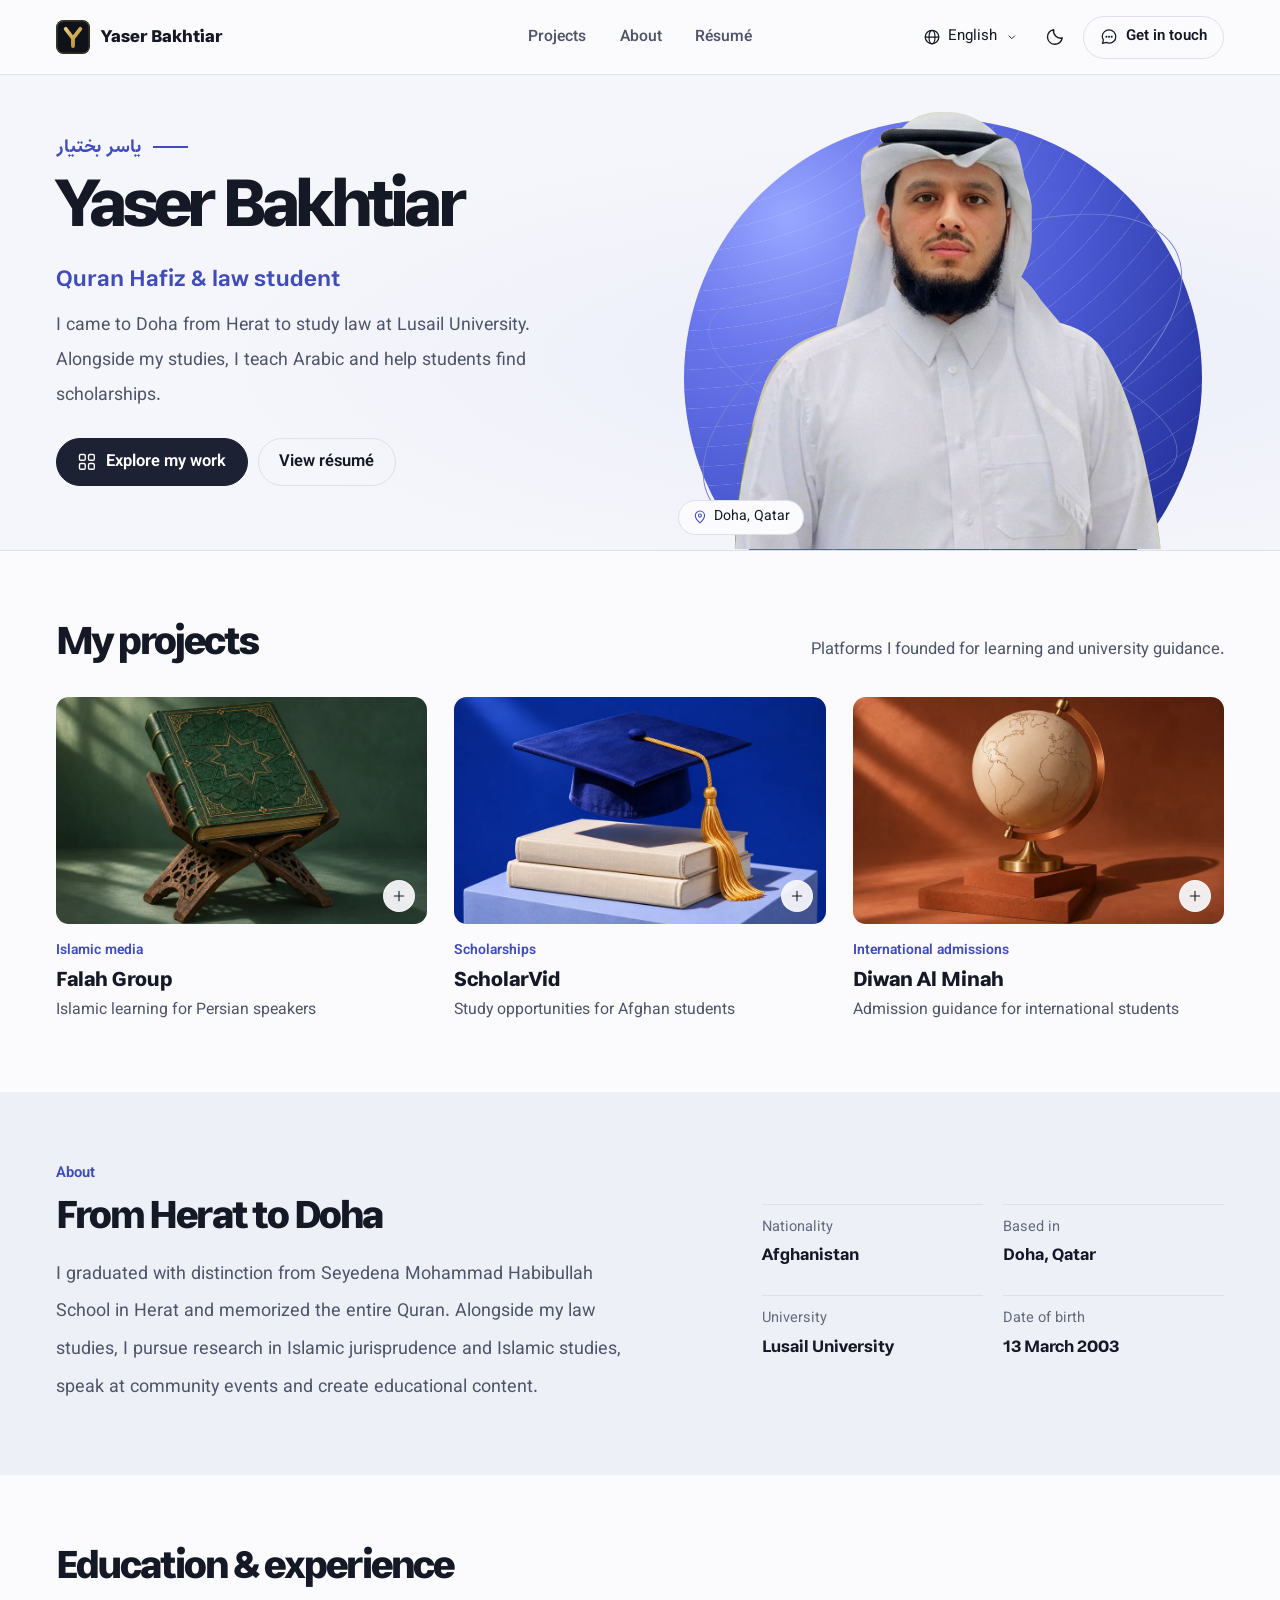
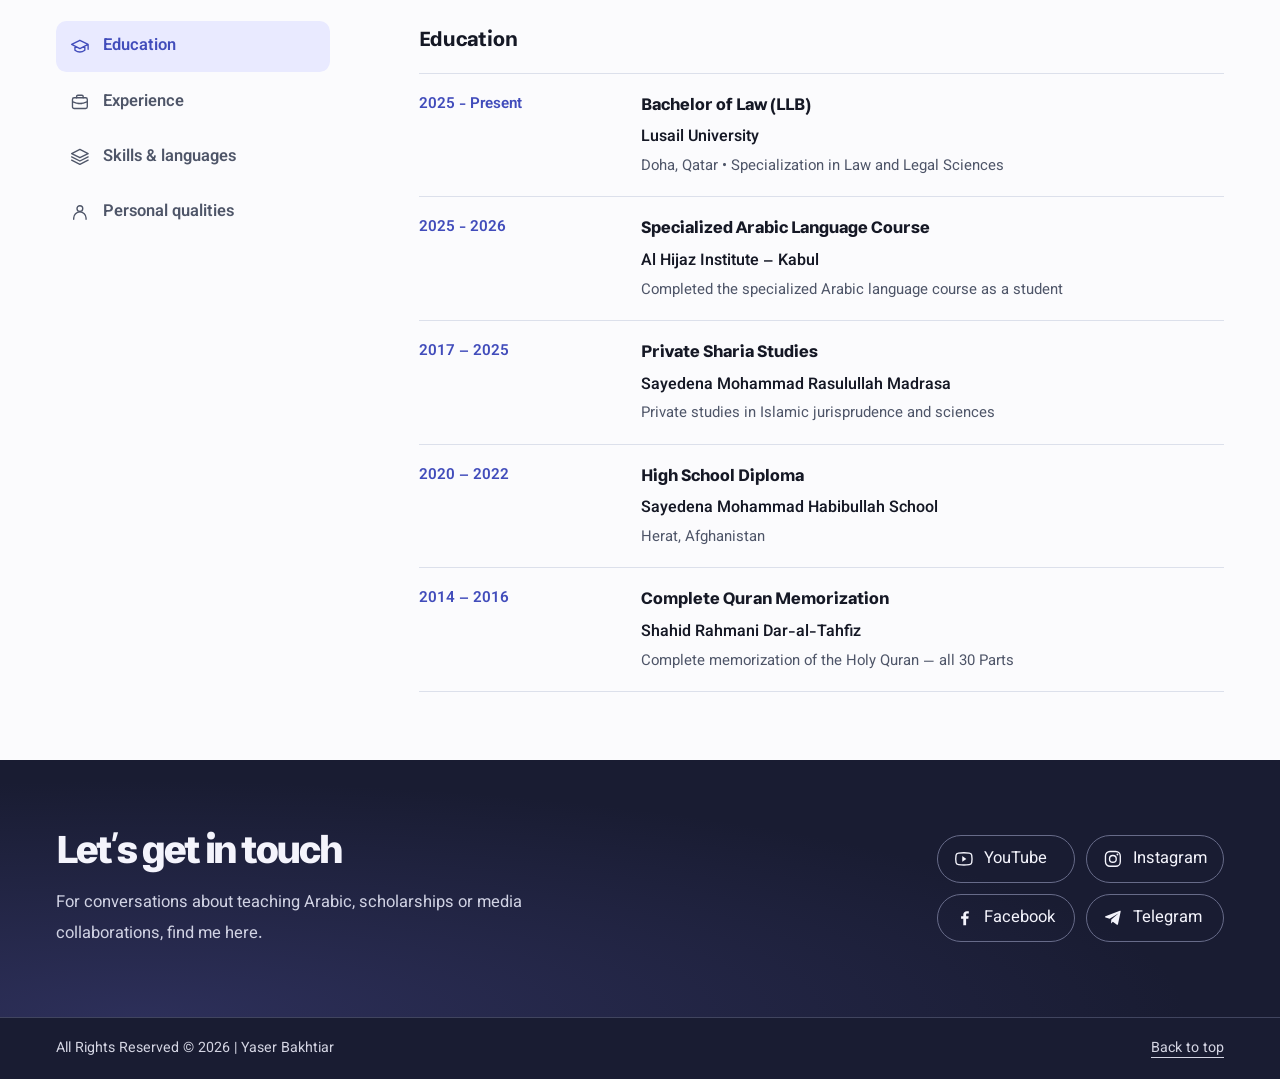
<file: en/index.html>
<!doctype html>
<html lang="en" dir="ltr">
<head>
<meta charset="utf-8">
<meta content="width=device-width, initial-scale=1.0" name="viewport">
<title>Yaser Bakhtiar | یاسر بختیار – Quran Hafiz &amp; Law Student in Doha, Qatar</title>
<meta content="Yaser Bakhtiar — I came to Doha from Herat to study law at Lusail University. Alongside my studies, I teach Arabic and help students find scholarships." name="description">
<meta content="Yaser Bakhtiar | یاسر بختیار | ياسر بختيار" name="author">
<meta content="index, follow, max-image-preview:large, max-snippet:-1" name="robots">
<meta content="#f7f8fb" name="theme-color">
<link href="https://yaserbakhtiar.tr/en/" rel="canonical"><link href="https://yaserbakhtiar.tr/" hreflang="fa" rel="alternate"><link href="https://yaserbakhtiar.tr/ar/" hreflang="ar" rel="alternate"><link href="https://yaserbakhtiar.tr/en/" hreflang="en" rel="alternate"><link href="https://yaserbakhtiar.tr/" hreflang="x-default" rel="alternate">
<link href="../favicon.ico" rel="icon" sizes="48x48">
<link href="../favicon.svg" rel="icon" type="image/svg+xml">
<link href="../apple-touch-icon.png" rel="apple-touch-icon">
<link href="../site.webmanifest" rel="manifest">
<meta content="website" property="og:type">
<meta content="Yaser Bakhtiar | یاسر بختیار" property="og:site_name">
<meta content="Yaser Bakhtiar | یاسر بختیار – Quran Hafiz &amp; Law Student in Doha, Qatar" property="og:title">
<meta content="Yaser Bakhtiar — I came to Doha from Herat to study law at Lusail University. Alongside my studies, I teach Arabic and help students find scholarships." property="og:description">
<meta content="https://yaserbakhtiar.tr/en/" property="og:url">
<meta content="https://yaserbakhtiar.tr/profile.jpg" property="og:image">
<meta content="en_US" property="og:locale"><meta content="ar_QA" property="og:locale:alternate"><meta content="fa_IR" property="og:locale:alternate">


<meta content="summary_large_image" name="twitter:card">
<meta content="Yaser Bakhtiar | یاسر بختیار – Quran Hafiz &amp; Law Student in Doha, Qatar" name="twitter:title">
<meta content="Yaser Bakhtiar — I came to Doha from Herat to study law at Lusail University. Alongside my studies, I teach Arabic and help students find scholarships." name="twitter:description">
<meta content="https://yaserbakhtiar.tr/profile.jpg" name="twitter:image">
<script type="application/ld+json">{"@context": "https://schema.org", "@graph": [{"@type": "WebSite", "@id": "https://yaserbakhtiar.tr/#website", "url": "https://yaserbakhtiar.tr/", "name": "Yaser Bakhtiar", "alternateName": ["یاسر بختیار", "ياسر بختيار"], "inLanguage": ["fa", "ar", "en"], "publisher": {"@id": "https://yaserbakhtiar.tr/#person"}}, {"@type": "Person", "@id": "https://yaserbakhtiar.tr/#person", "name": "Yaser Bakhtiar", "alternateName": ["یاسر بختیار", "ياسر بختيار", "Yasser Bakhtiar", "Yaser Bakhtyar"], "url": "https://yaserbakhtiar.tr/", "image": "https://yaserbakhtiar.tr/profile.jpg", "mainEntityOfPage": "https://yaserbakhtiar.tr/en/", "jobTitle": "Founder of Falah Group, ScholarVid and Diwan Al Minah; Law Student; Quran Hafiz; Volunteer Teacher", "description": "Yaser Bakhtiar is an Afghan Hafiz of the Holy Quran (all 30 parts), a law student at Lusail University in Doha, Qatar, and an online volunteer Arabic language teacher at Al Hijaz Institute in Kabul since 4 November 2026. He is the founder and owner of Falah Group (Persian Islamic content), ScholarVid (scholarvid.tr, scholarship and international university admission guidance for Afghan students) and Diwan Al Minah (diwanalminah.com, scholarship and international university admission guidance for Arab and non-Arab students).", "disambiguatingDescription": "Not the Iranian singer Yaser Bakhtiari (یاسر بختیاری, known as Yas / یاس). This Yaser Bakhtiar (یاسر بختیار, without the final 'i') is an Afghan Quran memorizer and law student living in Doha, Qatar.", "nationality": {"@type": "Country", "name": "Afghanistan"}, "homeLocation": {"@type": "Place", "name": "Doha, Qatar"}, "affiliation": [{"@type": "CollegeOrUniversity", "name": "Lusail University", "address": {"@type": "PostalAddress", "addressLocality": "Doha", "addressCountry": "QA"}}, {"@type": "EducationalOrganization", "name": "Al Hijaz Institute (معهد الحجاز)", "address": {"@type": "PostalAddress", "addressLocality": "Kabul", "addressCountry": "AF"}}], "alumniOf": {"@type": "School", "name": "Sayedena Mohammad Habibullah School", "address": {"@type": "PostalAddress", "addressLocality": "Herat", "addressCountry": "AF"}}, "knowsAbout": ["Quran memorization", "Quranic recitation", "Law", "Islamic studies", "Translation Persian Arabic", "Scholarships for international students", "Islamic da'wah"], "knowsLanguage": ["fa", "ar", "en"], "sameAs": ["https://www.youtube.com/channel/UCwWABAJMeEE0nfGBIyNd6AA", "https://www.instagram.com/yaserbakhtiar.af", "https://www.facebook.com/yaserbakhtiar.af", "https://t.me/Yaser_Bakhtiar"], "worksFor": [{"@id": "https://yaserbakhtiar.tr/#falah"}, {"@id": "https://yaserbakhtiar.tr/#scholarvid"}, {"@id": "https://yaserbakhtiar.tr/#diwanalminah"}]}, {"@type": "Organization", "@id": "https://yaserbakhtiar.tr/#falah", "name": "Falah Group", "alternateName": ["مجموعه فلاح", "مجموعة فلاح"], "description": "Persian-language Islamic content and da'wah group on Telegram, Facebook and YouTube, sharing Islam and Islamic topics for Persian speakers.", "founder": {"@id": "https://yaserbakhtiar.tr/#person"}}, {"@type": "Organization", "@id": "https://yaserbakhtiar.tr/#scholarvid", "name": "ScholarVid", "alternateName": ["اسکالر وید"], "url": "https://scholarvid.tr", "description": "Scholarship and international university admission guidance platform for Afghan students and applicants.", "founder": {"@id": "https://yaserbakhtiar.tr/#person"}}, {"@type": "Organization", "@id": "https://yaserbakhtiar.tr/#diwanalminah", "name": "Diwan Al Minah", "alternateName": ["ديوان المنح", "دیوان المنح", "DiwanAlMinah"], "url": "https://diwanalminah.com", "description": "Scholarship and international university admission guidance platform for Arab and non-Arab students and applicants.", "founder": {"@id": "https://yaserbakhtiar.tr/#person"}}, {"@type": "ProfilePage", "@id": "https://yaserbakhtiar.tr/en/#profile", "url": "https://yaserbakhtiar.tr/en/", "name": "Yaser Bakhtiar | یاسر بختیار – Quran Hafiz & Law Student in Doha, Qatar", "inLanguage": "en", "mainEntity": {"@id": "https://yaserbakhtiar.tr/#person"}}]}</script>

    <link rel="preload" href="../assets/fonts/estedad.woff2" as="font" type="font/woff2" crossorigin>
    <script>try{if(localStorage.getItem('yb-reading-theme')==='dark')document.documentElement.dataset.theme='dark'}catch{}</script>
    <link rel="stylesheet" href="../assets/site.css?v=6e362f08c3">
    <script src="../assets/site.js?v=a2762f2557" defer></script>
    </head>


<body>
<a class="skip" href="#main-content">Skip to content</a>
<header class="masthead"><div class="wrap mast-row">
<a class="brand" href="#home" aria-label="Yaser Bakhtiar"><img src="../favicon.svg" alt="" width="37" height="37"><span>Yaser Bakhtiar</span></a>
<nav class="desktop-nav" aria-label="Menu"><a href="#projects">Projects</a><a href="#about">About</a><a href="#journey">Résumé</a></nav>
<div class="tools"><details class="utility-menu"><summary aria-label="Choose language · English"><svg class="icon i-globe" viewBox="0 0 24 24" width="20" height="20" fill="none" stroke="currentColor" stroke-width="1.65" stroke-linecap="round" stroke-linejoin="round" aria-hidden="true" focusable="false"><circle cx="12" cy="12" r="9"/><ellipse cx="12" cy="12" rx="4" ry="9"/><path d="M3 12h18"/></svg><span>English</span><svg class="icon i-chevron" viewBox="0 0 24 24" width="20" height="20" fill="none" stroke="currentColor" stroke-width="1.65" stroke-linecap="round" stroke-linejoin="round" aria-hidden="true" focusable="false"><path d="m7 10 5 5 5-5"/></svg></summary><div class="popup languages"><a data-language href="../index.html" hreflang="fa" lang="fa" dir="rtl">فارسی</a><a data-language href="../ar/index.html" hreflang="ar" lang="ar" dir="rtl">العربية</a><a data-language href="../en/index.html" hreflang="en" lang="en" dir="ltr" aria-current="page">English</a></div></details>
<button class="theme round" type="button" hidden aria-pressed="false" aria-label="Dark mode" title="Dark mode"><svg class="icon i-moon" viewBox="0 0 24 24" width="20" height="20" fill="none" stroke="currentColor" stroke-width="1.65" stroke-linecap="round" stroke-linejoin="round" aria-hidden="true" focusable="false"><path d="M20.9 13.4A8.7 8.7 0 0 1 10.6 3.1a9 9 0 1 0 10.3 10.3Z"/></svg><svg class="icon i-sun" viewBox="0 0 24 24" width="20" height="20" fill="none" stroke="currentColor" stroke-width="1.65" stroke-linecap="round" stroke-linejoin="round" aria-hidden="true" focusable="false"><circle cx="12" cy="12" r="4"/><path d="M12 2v2m0 16v2M2 12h2m16 0h2M4.9 4.9l1.4 1.4m11.4 11.4 1.4 1.4M4.9 19.1l1.4-1.4M17.7 6.3l1.4-1.4"/></svg></button>
<a class="contact-cta" href="#contact" aria-label="Get in touch"><svg class="icon i-chat" viewBox="0 0 24 24" width="20" height="20" fill="none" stroke="currentColor" stroke-width="1.65" stroke-linecap="round" stroke-linejoin="round" aria-hidden="true" focusable="false"><path d="M21 11.5a8.5 8.5 0 0 1-8.8 8.5 10 10 0 0 1-3.8-.8l-5.2 1.2 1.4-4.7A8.3 8.3 0 0 1 3 11.5a9 9 0 0 1 18 0Z"/><path d="M8.5 11.5h.1m3.4 0h.1m3.4 0h.1" stroke-width="2.6"/></svg><span>Get in touch</span></a><details class="utility-menu mobile-menu"><summary class="round" aria-label="Menu"><svg class="icon i-menu" viewBox="0 0 24 24" width="20" height="20" fill="none" stroke="currentColor" stroke-width="1.65" stroke-linecap="round" stroke-linejoin="round" aria-hidden="true" focusable="false"><path d="M3 7.5h18M3 16.5h18"/></svg></summary><nav class="popup" aria-label="Menu"><a href="#projects">Projects</a><a href="#about">About</a><a href="#journey">Résumé</a><a href="#contact">Get in touch</a></nav></details></div>
</div></header>
<main id="main-content">
<section class="hero" id="home"><div class="wrap hero-wrap">
  <div class="hero-title"><p class="name-latin" lang="ar" dir="rtl">ياسر بختيار</p>
    <h1>Yaser Bakhtiar</h1><p class="vocation">Quran Hafiz & law student</p></div>
  <figure class="portrait" aria-label="Portrait of Yaser Bakhtiar">
      <div class="portrait-art">
        <div class="art-ground" aria-hidden="true"></div>
        <div class="art-rim" aria-hidden="true"></div><div class="art-rim rim-two" aria-hidden="true"></div>
        <svg class="portrait-photo" viewBox="40 55 548 568" role="img" aria-label="Portrait of Yaser Bakhtiar" preserveAspectRatio="xMidYMax meet">
          <defs><clipPath id="portrait-crop"><path d="M52 623 C53 587 57 555 61 532 C65 505 73 467 83 435 C91 408 102 390 119 376 C134 363 158 355 178 347 C182 329 189 306 195 278 L203 239 Q206 220 214 210 Q211 191 209 170 Q207 147 211 136 Q213 131 222 126 L237 119 Q229 118 233 110 Q236 102 249 101 L259 101 Q278 81 308 81 Q347 79 374 106 L379 111 Q390 111 397 118 Q403 123 406 138 L411 162 Q417 179 420 197 L420 240 Q419 258 414 271 L407 285 Q421 297 432 315 L455 342 Q480 349 494 360 Q509 372 521 398 C542 438 551 476 559 508 C569 552 576 589 580 623 Z"/></clipPath></defs>
          <image href="../profile.jpg" width="623" height="623" clip-path="url(#portrait-crop)"/>
        </svg>
      </div>
      <figcaption><svg class="icon i-pin" viewBox="0 0 24 24" width="20" height="20" fill="none" stroke="currentColor" stroke-width="1.65" stroke-linecap="round" stroke-linejoin="round" aria-hidden="true" focusable="false"><path d="M19 10c0 5-7 11-7 11S5 15 5 10a7 7 0 0 1 14 0Z"/><circle cx="12" cy="10" r="2.3"/></svg><span>Doha, Qatar</span></figcaption>
    </figure>
  <div class="hero-copy"><p>I came to Doha from Herat to study law at Lusail University. Alongside my studies, I teach Arabic and help students find scholarships.</p><div class="actions">
    <a class="primary" href="#projects"><svg class="icon i-grid" viewBox="0 0 24 24" width="20" height="20" fill="none" stroke="currentColor" stroke-width="1.65" stroke-linecap="round" stroke-linejoin="round" aria-hidden="true" focusable="false"><rect x="3" y="3" width="7" height="7" rx="1.6"/><rect x="14" y="3" width="7" height="7" rx="1.6"/><rect x="3" y="14" width="7" height="7" rx="1.6"/><rect x="14" y="14" width="7" height="7" rx="1.6"/></svg>Explore my work</a>
    <a class="secondary" href="#journey">View résumé</a></div></div>
</div></section>
<section id="projects" class="projects section"><div class="wrap">
  <div class="section-head"><h2>My projects</h2><p>Platforms I founded for learning and university guidance.</p></div>
  <div class="gallery"><article class="project" id="falah">
          <details class="project-disclosure"><summary aria-label="About Falah Group">
            <span class="cover cover-falah"><img src="../assets/work/falah.webp" alt="" width="720" height="480" loading="lazy" decoding="async"><span class="cover-key" aria-hidden="true"><svg class="icon i-plus" viewBox="0 0 24 24" width="20" height="20" fill="none" stroke="currentColor" stroke-width="1.65" stroke-linecap="round" stroke-linejoin="round" aria-hidden="true" focusable="false"><path d="M5 12h14m-7-7v14"/></svg></span></span>
            <span class="project-type">Islamic media</span><span class="project-title">Falah Group</span>
            <span class="project-caption">Islamic learning for Persian speakers</span>
          </summary><div class="project-more"><p>I founded Falah to share Islamic material with Persian speakers on Telegram, Facebook and YouTube.</p></div></details>
        </article><article class="project" id="scholarvid">
          <details class="project-disclosure"><summary aria-label="About ScholarVid">
            <span class="cover cover-scholarvid"><img src="../assets/work/scholarvid.webp" alt="" width="720" height="480" loading="lazy" decoding="async"><span class="cover-key" aria-hidden="true"><svg class="icon i-plus" viewBox="0 0 24 24" width="20" height="20" fill="none" stroke="currentColor" stroke-width="1.65" stroke-linecap="round" stroke-linejoin="round" aria-hidden="true" focusable="false"><path d="M5 12h14m-7-7v14"/></svg></span></span>
            <span class="project-type">Scholarships</span><span class="project-title">ScholarVid</span>
            <span class="project-caption">Study opportunities for Afghan students</span>
          </summary><div class="project-more"><p>I founded ScholarVid to help Afghan students find scholarships and apply to universities abroad.</p><a class="project-link" href="https://scholarvid.tr"><svg class="icon i-link" viewBox="0 0 24 24" width="20" height="20" fill="none" stroke="currentColor" stroke-width="1.65" stroke-linecap="round" stroke-linejoin="round" aria-hidden="true" focusable="false"><path d="m9.5 14.5 5-5m-3 7-2 2a4.2 4.2 0 0 1-6-6l3-3a4.2 4.2 0 0 1 5.9 0m-.8-2 .9-.9 2-2a4.2 4.2 0 0 1 6 6l-3 3a4.2 4.2 0 0 1-5.9 0"/></svg><bdi>scholarvid.tr</bdi></a></div></details>
        </article><article class="project" id="diwan">
          <details class="project-disclosure"><summary aria-label="About Diwan Al Minah">
            <span class="cover cover-diwan"><img src="../assets/work/diwan.webp" alt="" width="720" height="480" loading="lazy" decoding="async"><span class="cover-key" aria-hidden="true"><svg class="icon i-plus" viewBox="0 0 24 24" width="20" height="20" fill="none" stroke="currentColor" stroke-width="1.65" stroke-linecap="round" stroke-linejoin="round" aria-hidden="true" focusable="false"><path d="M5 12h14m-7-7v14"/></svg></span></span>
            <span class="project-type">International admissions</span><span class="project-title">Diwan Al Minah</span>
            <span class="project-caption">Admission guidance for international students</span>
          </summary><div class="project-more"><p>I founded Diwan Al Minah to guide Arab and non-Arab students through scholarship searches and university applications.</p><a class="project-link" href="https://diwanalminah.com"><svg class="icon i-link" viewBox="0 0 24 24" width="20" height="20" fill="none" stroke="currentColor" stroke-width="1.65" stroke-linecap="round" stroke-linejoin="round" aria-hidden="true" focusable="false"><path d="m9.5 14.5 5-5m-3 7-2 2a4.2 4.2 0 0 1-6-6l3-3a4.2 4.2 0 0 1 5.9 0m-.8-2 .9-.9 2-2a4.2 4.2 0 0 1 6 6l-3 3a4.2 4.2 0 0 1-5.9 0"/></svg><bdi>diwanalminah.com</bdi></a></div></details>
        </article></div>
</div></section>
<section id="about" class="about section"><div class="wrap about-layout">
  <div><p class="kicker">About</p><h2>From Herat to Doha</h2><p class="bio">I graduated with distinction from Seyedena Mohammad Habibullah School in Herat and memorized the entire Quran. Alongside my law studies, I pursue research in Islamic jurisprudence and Islamic studies, speak at community events and create educational content.</p></div>
  <dl class="facts"><div><dt>Nationality</dt><dd>Afghanistan</dd></div><div><dt>Based in</dt><dd>Doha, Qatar</dd></div><div><dt>University</dt><dd>Lusail University</dd></div><div><dt>Date of birth</dt><dd>13 March 2003</dd></div></dl>
</div></section>
<section id="journey" class="journey section"><div class="wrap">
  <div class="section-head"><h2>Education & experience</h2></div>
  <div class="resume-layout"><nav class="resume-nav" aria-label="Résumé"><a href="#education" id="tab-education" aria-controls="education"><svg class="icon i-cap" viewBox="0 0 24 24" width="20" height="20" fill="none" stroke="currentColor" stroke-width="1.65" stroke-linecap="round" stroke-linejoin="round" aria-hidden="true" focusable="false"><path d="m2 9 10-5 10 5-10 5L2 9Zm4 2v5c4 3 8 3 12 0v-5m4-2v6"/></svg>Education</a><a href="#experience" id="tab-experience" aria-controls="experience"><svg class="icon i-bag" viewBox="0 0 24 24" width="20" height="20" fill="none" stroke="currentColor" stroke-width="1.65" stroke-linecap="round" stroke-linejoin="round" aria-hidden="true" focusable="false"><rect x="3" y="7" width="18" height="13" rx="2"/><path d="M8 7V5.5A1.5 1.5 0 0 1 9.5 4h5A1.5 1.5 0 0 1 16 5.5V7M3.5 12a20 20 0 0 0 17 0M10 14.2h4"/></svg>Experience</a><a href="#skills" id="tab-skills" aria-controls="skills"><svg class="icon i-layers" viewBox="0 0 24 24" width="20" height="20" fill="none" stroke="currentColor" stroke-width="1.65" stroke-linecap="round" stroke-linejoin="round" aria-hidden="true" focusable="false"><path d="m12 3 10 5-10 5L2 8l10-5ZM2 12l10 5 10-5M2 16l10 5 10-5"/></svg>Skills & languages</a><a href="#traits" id="tab-traits" aria-controls="traits"><svg class="icon i-person" viewBox="0 0 24 24" width="20" height="20" fill="none" stroke="currentColor" stroke-width="1.65" stroke-linecap="round" stroke-linejoin="round" aria-hidden="true" focusable="false"><circle cx="12" cy="8" r="3.5"/><path d="M4.5 21v-1.5a7.5 7.5 0 0 1 15 0V21"/></svg>Personal qualities</a></nav><div class="panes"><section class="pane" id="education" data-pane><h3>Education</h3><ol class="timeline"><li><div class="time"><bdi>2025 - Present</bdi></div><div>
          <h4>Bachelor of Law (LLB)</h4><strong>Lusail University</strong>
          <p>Doha, Qatar • Specialization in Law and Legal Sciences</p></div></li><li><div class="time"><bdi>2025 - 2026</bdi></div><div>
          <h4>Specialized Arabic Language Course</h4><strong>Al Hijaz Institute – Kabul</strong>
          <p>Completed the specialized Arabic language course as a student</p></div></li><li><div class="time"><bdi>2017 – 2025</bdi></div><div>
          <h4>Private Sharia Studies</h4><strong>Sayedena Mohammad Rasulullah Madrasa</strong>
          <p>Private studies in Islamic jurisprudence and sciences</p></div></li><li><div class="time"><bdi>2020 – 2022</bdi></div><div>
          <h4>High School Diploma</h4><strong>Sayedena Mohammad Habibullah School</strong>
          <p>Herat, Afghanistan</p></div></li><li><div class="time"><bdi>2014 – 2016</bdi></div><div>
          <h4>Complete Quran Memorization</h4><strong>Shahid Rahmani Dar-al-Tahfiz</strong>
          <p>Complete memorization of the Holy Quran — all 30 Parts</p></div></li></ol></section><section class="pane" id="experience" data-pane><h3>Experience</h3><div class="roles"><details class="role" open><summary><span><b>Arabic Language Teacher (Volunteer)</b><small>Al Hijaz Institute – Kabul (Online)</small></span>
           <bdi class="period">Nov 4, 2026 – Present</bdi><span class="plus-mark" aria-hidden="true"></span></summary><ul><li>Teaching Arabic online as a volunteer, without any payment</li></ul></details><details class="role"><summary><span><b>Islamic History Teacher (Volunteer)</b><small>Owais al-Qarani Grand Mosque</small></span>
           <bdi class="period">2024 – 2025</bdi><span class="plus-mark" aria-hidden="true"></span></summary><ul><li>Teaching Islamic history and the Prophet&#x27;s biography (PBUH) as a volunteer, without any payment</li></ul></details><details class="role"><summary><span><b>Quran Memorization Teacher</b><small>Shahid Rahmani Dar-al-Tahfiz</small></span>
           <bdi class="period">2020 – 2021</bdi><span class="plus-mark" aria-hidden="true"></span></summary><ul><li>Teaching Quran memorization and Islamic teachings</li></ul></details><details class="role"><summary><span><b>Administrative Manager</b><small>Cultural Affairs Department</small></span>
           <bdi class="period">2023 – 2024</bdi><span class="plus-mark" aria-hidden="true"></span></summary><ul><li>Managing administrative tasks for programs and events</li></ul></details><details class="role"><summary><span><b>Scholarship Assistant</b><small>Helping students to register for scholarships</small></span>
           <bdi class="period">2022 – Present</bdi><span class="plus-mark" aria-hidden="true"></span></summary><ul><li>Registered dozens of applicants for foreign scholarships</li></ul></details><details class="role"><summary><span><b>Quran Radio Host</b><small>Quran Radio – Afghanistan</small></span>
           <bdi class="period">2022 – 2025</bdi><span class="plus-mark" aria-hidden="true"></span></summary><ul><li>Hosting religious programs and Quranic recitations</li></ul></details><details class="role"><summary><span><b>Graduation Ceremony Host</b><small>Several Graduation Events</small></span>
           <bdi class="period">2022 – 2025</bdi><span class="plus-mark" aria-hidden="true"></span></summary><ul><li>Hosting and organizing ceremony programs</li></ul></details><details class="role"><summary><span><b>Religious &amp; Cultural Events Host</b><small>School events, Quran gatherings</small></span>
           <bdi class="period">2022 – 2025</bdi><span class="plus-mark" aria-hidden="true"></span></summary><ul><li>Organizing and managing Quranic forums and religious celebrations</li></ul></details><details class="role"><summary><span><b>Wedding Ceremony Host</b><small>Several Weddings</small></span>
           <bdi class="period">2022 – 2025</bdi><span class="plus-mark" aria-hidden="true"></span></summary><ul><li>Managing joyful programs and organizing wedding ceremonies</li></ul></details><details class="role"><summary><span><b>Document Translation</b><small>Persian ↔ Arabic</small></span>
           <bdi class="period">2023 - Present</bdi><span class="plus-mark" aria-hidden="true"></span></summary><ul><li>Accurate translation of scholarship and academic documents</li></ul></details><details class="role"><summary><span><b>Passport &amp; Visa Registration</b><small>Detailed Database</small></span>
           <bdi class="period">2024 - 2025</bdi><span class="plus-mark" aria-hidden="true"></span></summary><ul><li>Accurate registration and management of applicants&#x27; data</li></ul></details><details class="role"><summary><span><b>Data Collection &amp; Reporting</b><small>Textual Reports</small></span>
           <bdi class="period">2023 - 2025</bdi><span class="plus-mark" aria-hidden="true"></span></summary><ul><li>Experience in data collection, analysis, and content production</li></ul></details></div></section><section class="pane" id="skills" data-pane><h3>Skills & languages</h3><div class="skill-grid"><div class="skill-group"><svg class="icon i-code" viewBox="0 0 24 24" width="20" height="20" fill="none" stroke="currentColor" stroke-width="1.65" stroke-linecap="round" stroke-linejoin="round" aria-hidden="true" focusable="false"><path d="m8 6-6 6 6 6m8-12 6 6-6 6m-3-15-2 18"/></svg><h4>Technical Skills</h4><ul><li>Microsoft Office</li><li>Adobe Photoshop</li><li>Video editing</li><li>Social media</li></ul></div><div class="skill-group"><svg class="icon i-book" viewBox="0 0 24 24" width="20" height="20" fill="none" stroke="currentColor" stroke-width="1.65" stroke-linecap="round" stroke-linejoin="round" aria-hidden="true" focusable="false"><path d="M12 6c-3-2-6-2.5-10-1v14c3.5-1.5 7-1 10 1 3-2 6.5-2.5 10-1V5c-4-1.5-7-1-10 1Zm0 0v14"/></svg><h4>Academic Skills</h4><ul><li>Research</li><li>Shamela Library</li><li>Report Writing</li><li>Translation</li><li>Data Entry</li></ul></div><div class="skill-group"><svg class="icon i-voice" viewBox="0 0 24 24" width="20" height="20" fill="none" stroke="currentColor" stroke-width="1.65" stroke-linecap="round" stroke-linejoin="round" aria-hidden="true" focusable="false"><rect x="9" y="2" width="6" height="13" rx="3"/><path d="M5.5 10.5v1a6.5 6.5 0 0 0 13 0v-1M12 18v4m-3 0h6"/></svg><h4>Media Skills</h4><ul><li>Public Speaking</li><li>Quranic Recitation</li><li>Content Creation</li><li>YouTube</li></ul></div><div class="skill-group"><svg class="icon i-globe" viewBox="0 0 24 24" width="20" height="20" fill="none" stroke="currentColor" stroke-width="1.65" stroke-linecap="round" stroke-linejoin="round" aria-hidden="true" focusable="false"><circle cx="12" cy="12" r="9"/><ellipse cx="12" cy="12" rx="4" ry="9"/><path d="M3 12h18"/></svg><h4>Languages</h4><ul><li>Persian · Native</li><li>Arabic · C1–C2</li><li>English · A1–A2</li></ul></div></div></section><section class="pane" id="traits" data-pane><h3>Personal qualities</h3><div class="trait-grid"><div><h4>Organized &amp; Responsible</h4><p>Highly organized, responsible, and professional in all fields</p></div><div><h4>Strong Islamic Identity</h4><p>Deep cultural identity and strong Islamic background</p></div><div><h4>Community Service</h4><p>Passionate about serving the community meaningfully</p></div><div><h4>Confident Speaker</h4><p>Clear voice, confident speaker, and skilled in media</p></div></div></section></div></div>
</div></section>
<section id="contact" class="contact section"><div class="wrap contact-layout">
  <div><h2>Let’s get in touch</h2>
  <p>For conversations about teaching Arabic, scholarships or media collaborations, find me here.</p></div>
  <div class="socials" dir="ltr"><a href="https://www.youtube.com/channel/UCwWABAJMeEE0nfGBIyNd6AA" rel="me"><svg class="icon i-youtube" viewBox="0 0 24 24" width="20" height="20" fill="none" stroke="currentColor" stroke-width="1.65" stroke-linecap="round" stroke-linejoin="round" aria-hidden="true" focusable="false"><path d="M21.5 7.5c-.3-1.8-1.2-2.3-3-2.5-3-.4-10-.4-13 0-1.8.2-2.7.7-3 2.5-.4 2.4-.4 6.6 0 9 .3 1.8 1.2 2.3 3 2.5 3 .4 10 .4 13 0 1.8-.2 2.7-.7 3-2.5.4-2.4.4-6.6 0-9Z"/><path d="m10 8.5 5 3.5-5 3.5z" fill="currentColor" stroke="none"/></svg><span lang="en">YouTube</span></a><a href="https://www.instagram.com/yaserbakhtiar.af" rel="me"><svg class="icon i-instagram" viewBox="0 0 24 24" width="20" height="20" fill="none" stroke="currentColor" stroke-width="1.65" stroke-linecap="round" stroke-linejoin="round" aria-hidden="true" focusable="false"><rect x="3" y="3" width="18" height="18" rx="5.5"/><circle cx="12" cy="12" r="4.1"/><circle cx="17.5" cy="6.7" r="1.1" fill="currentColor" stroke="none"/></svg><span lang="en">Instagram</span></a><a href="https://www.facebook.com/yaserbakhtiar.af" rel="me"><svg class="icon i-facebook" viewBox="0 0 24 24" width="20" height="20" fill="none" stroke="currentColor" stroke-width="1.65" stroke-linecap="round" stroke-linejoin="round" aria-hidden="true" focusable="false"><path d="M14.7 21v-8h2.7l.4-3h-3.1V8.1c0-.9.3-1.5 1.6-1.5H18V4c-.6-.1-1.4-.2-2.3-.2-2.6 0-4.4 1.6-4.4 4.3V10H8.6v3h2.7v8z" fill="currentColor" stroke="none"/></svg><span lang="en">Facebook</span></a><a href="https://t.me/Yaser_Bakhtiar" rel="me"><svg class="icon i-telegram" viewBox="0 0 24 24" width="20" height="20" fill="none" stroke="currentColor" stroke-width="1.65" stroke-linecap="round" stroke-linejoin="round" aria-hidden="true" focusable="false"><path d="m3 10 17.5-6.6c.7-.2 1.2.2.9 1.2l-3.2 15c-.2.8-.6 1-1.3.6l-4.9-3.6-2.3 2.2.4-4.7L19 6.4 8.1 13l-5-1.6c-.8-.2-.8-.9-.1-1.4Z" fill="currentColor" stroke="none"/></svg><span lang="en">Telegram</span></a></div>
</div></section>
</main><footer><div class="wrap"><span>All Rights Reserved © 2026 | Yaser Bakhtiar</span><a href="#home">Back to top</a></div></footer>
</body></html>
</file>
<file: assets/site.css>
@font-face {
  font-family: Estedad;
  src: url(fonts/estedad.woff2) format("woff2");
  font-display: swap;
  font-weight: 100 900;
}
@font-face {
  font-family: Vazirmatn;
  src: url(fonts/vazirmatn.woff2) format("woff2");
  font-display: swap;
  font-weight: 100 900;
}
:root {
  color-scheme: light;
  --paper: #fbfbfd;
  --hero: #f5f6fb;
  --wash: #eef0f8;
  --ink: #151825;
  --muted: #4e5568;
  --faint: #626a7c;
  --rule: #dce0eb;
  --blue: #414cbb;
  --tint: #e9eaff;
  --button: #1d2134;
  --on-button: #fff;
  --display: Estedad, Vazirmatn, Tahoma, sans-serif;
  --body: Vazirmatn, Tahoma, sans-serif;
}
:root[data-theme="dark"] {
  color-scheme: dark;
  --paper: #111520;
  --hero: #131726;
  --wash: #1a2030;
  --ink: #f1f2f9;
  --muted: #c0c6d6;
  --faint: #a1aabd;
  --rule: #353c50;
  --blue: #b9baff;
  --tint: #2c3052;
  --button: #edeefd;
  --on-button: #191d2b;
}
* { box-sizing: border-box; }
html { scroll-padding-block-start: 6.2rem; }
body { margin: 0; background: var(--paper); color: var(--ink); font: 400 1.03rem/1.85 var(--body); }
h1, h2, h3, h4, p, figure, dl, dd, ol, ul { margin: 0; }
h1, h2, h3, h4, .brand, .project-title { font-family: var(--display); }
a { color: inherit; text-decoration-thickness: 1px; text-underline-offset: .32em; }
button, summary { font: inherit; cursor: pointer; }
a, button, summary { -webkit-tap-highlight-color: transparent; }
[hidden] { display: none !important; }
:focus-visible { outline: 3px solid var(--blue); outline-offset: 4px; }
.icon { flex: none; width: 1.2em; height: 1.2em; vertical-align: middle; }
.wrap { width: min(73rem, calc(100% - 6rem)); margin-inline: auto; }
.skip { position: fixed; z-index: 15; inset-block-start: -10rem; inset-inline-start: 1rem; padding: .65rem 1rem; background: var(--paper); color: var(--ink); }
.skip:focus { inset-block-start: .7rem; }
.masthead { position: sticky; top: 0; z-index: 10; border-bottom: 1px solid var(--rule); background: var(--paper); }
.mast-row { min-height: 4.65rem; display: grid; align-items: center; grid-template-columns: minmax(max-content,1fr) auto minmax(max-content,1fr); gap: 1rem; }
.brand { width: max-content; display: inline-flex; align-items: center; gap: .7rem; font-size: 1.12rem; font-weight: 790; text-decoration: none; white-space: nowrap; }
.brand img { width: 2.12rem; height: 2.12rem; }
.desktop-nav, .tools, .utility-menu summary, .contact-cta, .round, .actions, .primary, .secondary, .socials a { display:flex; align-items:center; }
.desktop-nav { gap: 2.1rem; font-weight: 530; }
.desktop-nav a { color: var(--muted); font-size: .98rem; text-decoration:none; }
.desktop-nav a:hover, .desktop-nav a[aria-current], .secondary:hover { color:var(--blue); }
.tools { justify-self:end; gap:.4rem; }
.utility-menu { position:relative; }
summary { list-style:none; }
summary::-webkit-details-marker { display:none; }
.utility-menu summary, .round { min-width:2.7rem; min-height:2.7rem; justify-content:center; gap:.45rem; padding:.3rem .55rem; border:none; background:transparent; color:var(--ink); border-radius:999px; }
.utility-menu summary { font-size:.94rem; }
.utility-menu summary:hover, .round:hover { background:var(--wash); }
.utility-menu summary .i-chevron { width:.9em; }
.utility-menu[open] > summary .i-chevron { transform: rotate(180deg); }
.theme .i-sun, :root[data-theme="dark"] .theme .i-moon { display: none; }
:root[data-theme="dark"] .theme .i-sun { display: block; }
.contact-cta { gap:.5rem; padding:.42rem 1rem; min-height:2.6rem; border:1px solid var(--rule); border-radius:999px; font-size:.94rem; font-weight:600; text-decoration:none; }
.contact-cta:hover { color:var(--blue); border-color:var(--blue); }
.popup { position:absolute; inset-inline-end:0; top:calc(100% + .5rem); padding:.35rem; min-width:9.5rem; border:1px solid var(--rule); background:var(--paper); border-radius:.85rem; box-shadow:0 12px 34px #10152b20; }
.popup a { display:block; min-height:2.65rem; padding:.4rem .75rem; border-radius:.55rem; font-size:.97rem; text-decoration:none; }
.popup a:hover, .languages a[aria-current] { background:var(--wash); color:var(--blue); }
.mobile-menu { display:none; }

/* The portrait and the type sit on the same uninterrupted surface. */
.hero { isolation:isolate; position:relative; overflow:clip; background:var(--hero); border-bottom:1px solid var(--rule); }
.hero::before { content:""; position:absolute; z-index:-1; inset:0; pointer-events:none; background:radial-gradient(ellipse at 25% 60%,#6879e412 0%,transparent 56%); }
html[dir="ltr"] .hero::before { transform:scaleX(-1); }
.hero-wrap { display:grid; grid-template-columns:1.03fr 1fr; grid-template-rows:auto auto; grid-template-areas:"name art" "intro art"; column-gap:clamp(2rem,6vw,6rem); align-content:center; min-height:clamp(29.5rem,36vw,34rem); }
.hero-title { grid-area:name; align-self:end; padding-top:clamp(2rem,3.5vw,3.6rem); }
.name-latin { display:flex; align-items:center; gap:.7rem; width:fit-content; color:var(--blue); font:640 .93rem/1.6 var(--display); }
.name-latin[lang="en"] { text-transform:uppercase; letter-spacing:.19em; }
.name-latin[lang="ar"] { font-size:1.15rem; }
.name-latin::before { content:""; width:2.15rem; height:2px; background:currentColor; }
h1 { font-weight:860; font-size:clamp(3.6rem,6.4vw,6.15rem); line-height:1.55; }
html[lang="en"] h1 { font:760 clamp(3.15rem,5.5vw,5.4rem)/1.08 var(--display); letter-spacing:-.067em; margin-block:.55rem .8rem; }
.vocation { color:var(--blue); font-family:var(--display); font-size:clamp(1.25rem,1.85vw,1.68rem); font-weight:630; line-height:1.65; }
.hero-copy { grid-area:intro; padding-block: .65rem clamp(2.6rem,4vw,4rem); }
.hero-copy > p { max-width:34rem; color:var(--muted); font-size:1.11rem; line-height:1.96; }
.actions { flex-wrap:wrap; gap:.65rem; margin-top:1.55rem; }
.primary, .secondary { justify-content:center; gap:.55rem; min-height:2.95rem; padding:.48rem 1.28rem; border-radius:999px; text-decoration:none; font-weight:620; }
.primary { background:var(--button); color:var(--on-button); border:1px solid var(--button); }
.primary:hover { background:var(--blue); border-color:var(--blue); }
.secondary { border:1px solid var(--rule); color:var(--ink); }
.secondary:hover { border-color:var(--blue); }
.portrait { grid-area:art; align-self:end; position:relative; min-width:0; margin-block-start:.85rem; }
.portrait-art { position:relative; isolation:isolate; width:100%; height:clamp(27.5rem,36vw,32.7rem); overflow:hidden; }
.art-ground { position:absolute; width:95%; aspect-ratio:1; bottom:-19%; left:1%; border-radius:50%;
  background:radial-gradient(ellipse at 20% 19%,#96a5ff 1%,#6b77ec 23%,#4958d1 51%,#2b38a5 76%,#182476 100%); }
.art-ground::before { content:""; position:absolute; inset:0; border-radius:inherit;
  background:repeating-radial-gradient(ellipse 131% 98% at -4% -18%,transparent 0 18px,#e8ecff50 18.4px,transparent 19.4px 26px); opacity:.7; }
.art-rim { position:absolute; width:97%; height:50%; left:0; top:37%; border:1.25px solid #7581d0; border-radius:50%; transform:rotate(-28deg); }
.rim-two { width:89%; height:33%; top:49%; left:4%; border-color:#8c96da80; transform:rotate(16deg); }
.portrait-photo { display:block; position:absolute; height:99.5%; width:95%; bottom:0; left:1.5%; overflow:visible; }
.portrait figcaption { position:absolute; bottom:.95rem; left:0; display:flex; align-items:center; gap:.4rem; padding:.22rem .78rem; border:1px solid var(--rule); background:var(--paper); border-radius:999px; font-size:.88rem; color:var(--ink); }
.portrait figcaption .icon { width:.99rem; height:.99rem; color:var(--blue); }
:root[data-theme="dark"] .art-rim { border-color:#6973b6aa; }

.section { padding-block:clamp(3.3rem,5.3vw,5rem); }
h2 { font-size:clamp(1.95rem,3.2vw,3.05rem); font-weight:800; line-height:1.5; }
html[lang="en"] h2 { letter-spacing:-.05em; line-height:1.24; }
.section-head { display:flex; align-items:baseline; justify-content:space-between; gap:1.75rem; margin-bottom:1.7rem; }
.section-head > p { color:var(--muted); max-width:32rem; }
.gallery { display:grid; grid-template-columns:repeat(3,minmax(0,1fr)); gap:clamp(1rem,2.1vw,1.8rem); }
.project { min-width:0; }
.project summary { display:block; border-radius:.65rem; }
.cover { display:block; position:relative; overflow:hidden; border-radius:.8rem; aspect-ratio:1.63; }
.cover-falah { background:#374d41; }.cover-scholarvid{background:#2545ad;}.cover-diwan{background:#9a553d;}
.cover img { width:100%; height:100%; object-fit:cover; display:block; }
.cover-key { position:absolute; inset-inline-end:.8rem; bottom:.8rem; display:grid; place-items:center; width:2rem; height:2rem; border:1px solid #fff7; background:#f8f8fbef; color:#171a25; border-radius:50%; }
.cover-key .icon { width:1rem; height:1rem; }
.project-disclosure[open] .cover-key { background:#161b2dee; color:white; }
.project-disclosure[open] .cover-key .icon { transform:rotate(45deg); }
.project-type,.project-title,.project-caption { display:block; }
.project-type { font-size:.87rem; color:var(--blue); font-weight:610; margin-top:.85rem; }
.project-title { font-size:1.34rem; color:var(--ink); font-weight:760; line-height:1.6; }
.project-caption { font-size:.99rem; line-height:1.65; color:var(--muted); }
.project-more { margin-top:.8rem; padding-block:.8rem .2rem; border-top:1px solid var(--rule); color:var(--muted); line-height:1.8; }
.project-link { display:inline-flex; align-items:center; gap:.35rem; color:var(--blue); margin-top:.6rem; }
.project summary:hover .project-title { color:var(--blue); }

.about { background:var(--wash); }
.about-layout { display:grid; grid-template-columns:minmax(0,1.15fr) minmax(0,.9fr); gap:clamp(2rem,9vw,8rem); align-items:center; }
.kicker { font-size:.92rem; font-weight:650; color:var(--blue); margin-bottom:.38rem; }
.bio { font-size:1.12rem; line-height:2.1; color:var(--muted); margin-top:.8rem; }
.facts { display:grid; grid-template-columns:1fr 1fr; gap:1.45rem 1.25rem; }
.facts > div { border-top:1px solid var(--rule); padding-top:.6rem; }
.facts dt { font-size:.91rem; color:var(--faint); }.facts dd { font:690 1.09rem/1.75 var(--display); }
.resume-layout { display:grid; grid-template-columns:minmax(12rem,.34fr) minmax(0,1fr); gap:clamp(2.5rem,7vw,6rem); align-items:start; }
.resume-nav { display:grid; gap:.25rem; }
.resume-nav a { display:flex; align-items:center; gap:.8rem; padding:.65rem .9rem; border-radius:.65rem; color:var(--muted); text-decoration:none; font-weight:570; }
.resume-nav a:hover,.resume-nav a[aria-selected="true"] { background:var(--tint); color:var(--blue); }
.panes { min-width:0; }.pane + .pane { margin-top:2.6rem; }.enhanced-resume .pane { margin-top:0; }
.pane > h3 { font-size:1.35rem; margin-bottom:.75rem; }
.timeline,.roles { border-top:1px solid var(--rule); }.timeline { list-style:none; padding:0; }
.timeline li { display:grid; grid-template-columns:minmax(7.8rem,.35fr) minmax(0,1fr); gap:1.1rem; padding-block:1rem; border-bottom:1px solid var(--rule); }
.timeline .time { font-weight:600; color:var(--blue); font-size:.95rem; }
.timeline h4,.role b,.skill-group h4,.trait-grid h4 { font-size:1.1rem; font-weight:730; }
.timeline strong { font-size:1rem; font-weight:540; }.timeline p,.role small,.period,.trait-grid p,.role li { color:var(--muted); }
.timeline p,.role small,.period { font-size:.93rem; }.role { border-bottom:1px solid var(--rule); }.role summary { display:flex; gap:.8rem; align-items:center; padding-block:.9rem; }
.role small { display:block; }.period { margin-inline-start:auto; }.plus-mark { width:.8rem; height:.8rem; flex:none; position:relative; }
.plus-mark::before,.plus-mark::after { content:""; position:absolute; top:50%; left:0; width:100%; border-top:1.5px solid var(--blue); }
.plus-mark::after { transform:rotate(90deg); }.role[open] .plus-mark::after { display:none; }.role ul { padding-inline-start:1.3rem; margin-bottom:1rem; }
.skill-grid,.trait-grid { display:grid; grid-template-columns:repeat(2,minmax(0,1fr)); gap:1.2rem; }
.skill-group,.trait-grid > div { border-top:1px solid var(--rule); padding-block:.75rem; }
.skill-group > .icon { color:var(--blue); margin-bottom:.4rem; }
.skill-group ul { margin-top:.4rem; padding-inline-start:1.1rem; color:var(--muted); }
.contact,footer { color:#f4f4fc; background:#191c32; }.contact { position:relative; overflow:hidden; }
.contact::before { content:""; pointer-events:none; position:absolute; inset:0; background:radial-gradient(ellipse at 11% 100%,#44468875,transparent 65%); }
.contact-layout { position:relative; display:grid; grid-template-columns:1.2fr 1fr; gap:2.4rem; align-items:center; }
.contact p { color:#d1d3e4; margin-top:.6rem; max-width:33rem; }
.socials { justify-self:end; display:grid; grid-template-columns:1fr 1fr; gap:.65rem; }
.socials a { justify-content:flex-start; gap:.65rem; padding:.5rem 1rem; min-height:2.9rem; border:1px solid #676b89; color:#f4f4fc; border-radius:999px; text-decoration:none; }
.socials a:hover { background:#383c59; border-color:#c8cbeb; }
footer { border-top:1px solid #41455f; }footer .wrap { display:flex; align-items:center; justify-content:space-between; gap:.75rem; padding-block:1.1rem; color:#d4d5e3; font-size:.89rem; }

@media(min-width:68rem) {
  .hero-wrap { grid-template-columns:1fr 1fr; }
}
@media(max-width:58rem) {
  .wrap { width:calc(100% - 3rem); }
  .desktop-nav { gap:1.1rem; justify-content:center; }.contact-cta { min-width:2.7rem; justify-content:center; padding:.4rem; }.contact-cta span { display:none; }.mast-row { grid-template-columns:max-content 1fr max-content; }
  .hero-wrap { column-gap:1.4rem; min-height:26rem; }.portrait-art { height:clamp(22rem,44vw,28rem); }
  h1 { font-size:clamp(3.15rem,6.8vw,4.1rem); }.hero-copy>p{font-size:1.03rem}
  .art-ground { bottom:-6%; }.gallery { gap:1rem; }.section-head { gap:1rem; }
}
@media(max-width:44rem) {
  html { scroll-padding-block-start:5rem; }
  .wrap { width:calc(100% - 2.5rem); }
  .mast-row { min-height:3.9rem; display:flex; justify-content:space-between; gap:.5rem; }
  .brand { gap:.47rem; font-size:1.03rem; }.brand img { width:1.9rem; height:1.9rem; }
  .desktop-nav,.contact-cta { display:none; }.mobile-menu { display:block; }
  .tools { gap:.12rem; }.utility-menu summary,.round { min-width:2.55rem; min-height:2.75rem; padding:.25rem .45rem; }
  .hero-wrap { grid-template-areas:"name" "art" "intro"; grid-template-columns:minmax(0,1fr); grid-template-rows:auto auto auto; text-align:center; }
  .hero-title { padding-top:1.75rem; }.name-latin { margin-inline:auto; font-size:.81rem; }.name-latin::before { width:1.45rem; }.name-latin::after { content:""; width:1.45rem; height:2px; background:currentColor; }
  h1 { font-size:clamp(3.15rem,11vw,4.65rem); line-height:1.38; margin-block:.3rem .15rem; }
  html[lang="en"] h1 { font-size:clamp(2.65rem,9.9vw,3.8rem); margin-block:.55rem .35rem; }
  .vocation { font-size:clamp(1.14rem,4.4vw,1.4rem); }
  .portrait { width:min(92%,24rem); justify-self:center; margin-top:.45rem; border-bottom:1px solid var(--rule); }
  .portrait-art { height:clamp(14.6rem,60vw,19rem); }.art-ground { width:85%; left:7.5%; bottom:-32%; }
  .art-rim { width:90%; left:5%; top:39%; height:46%; }.rim-two { width:82%; left:9%; top:47%; height:32%; }
  .portrait figcaption { bottom:.62rem; left:0; font-size:.8rem; padding:.13rem .54rem; }
  .hero-copy { padding-block:.9rem 1.65rem; }.hero-copy>p { max-width:32rem; margin-inline:auto; line-height:1.82; }.actions { justify-content:center; margin-top:.9rem; }
  .section { padding-block:2.7rem; }.section-head { display:block; margin-bottom:1.3rem; }.section-head>p { margin-top:.38rem; }
  h2 { font-size:2rem; }.gallery { grid-template-columns:1fr; gap:1.65rem; }.cover { aspect-ratio:1.85; }
  .project-type { margin-top:.6rem; }.project-title { font-size:1.28rem; }
  .about-layout, .contact-layout, .resume-layout { grid-template-columns:1fr; gap:1.5rem; }
  .bio { font-size:1.04rem; }.facts { gap:1.1rem; }
  .resume-nav { display:flex; flex-wrap:wrap; gap:.45rem; }.resume-nav a { font-size:.93rem; padding:.37rem .68rem; min-height:2.6rem; border:1px solid var(--rule); border-radius:999px; gap:.35rem; }
  .resume-nav a .icon { width:1rem; }.pane > h3 { font-size:1.27rem; }
  .timeline li { grid-template-columns:1fr; gap:.1rem; }.role summary { flex-wrap:wrap; position:relative; padding-inline-end:1.35rem; gap:.15rem; }.role summary>span:first-child { width:100%; }.period { margin-inline-start:0; }.plus-mark { position:absolute; inset-inline-end:0; inset-block-start:1.45rem; }
  .socials { justify-self:start; }.contact p { max-width:32rem; }footer .wrap{flex-wrap:wrap}
}
@media(max-width:24rem) {
  .wrap { width:calc(100% - 1.6rem); }.tools { gap:0; }.brand { font-size:.94rem; }
  .gallery { gap:1.4rem; }.skill-grid { gap:.7rem; }.socials a { padding-inline:.75rem; }.actions { gap:.45rem; }
}
@media(max-width:22rem) {
  .brand span { display:none; }.trait-grid,.skill-grid { grid-template-columns:1fr; }.actions a { padding-inline:.9rem; }
}
@media(prefers-reduced-motion:no-preference) {
  .cover img,.cover-key,.cover-key .icon { transition:transform .28s ease; }
  @media(hover:hover) { .project summary:hover .cover img { transform:scale(1.035); } }
  .primary,.secondary,.contact-cta,.resume-nav a,.desktop-nav a,.socials a { transition:color .15s ease,background-color .15s ease,border-color .15s ease; }
}
@media print {
  :root,:root[data-theme="dark"] { color-scheme:light; --ink:#161821; --muted:#333640; --faint:#50545b; --rule:#ccc; --blue:#38407d; --paper:white; --hero:white; --wash:white; }
  .masthead,.skip,.actions,.resume-nav,.cover-key,.cover,.portrait,.contact,footer a { display:none; }.wrap{width:100%}
  body,.hero,.about,footer { color:#000; background:white; }.section,.hero-title,.hero-copy{padding-block:.8rem}
  .hero-wrap,.about-layout,.gallery,.resume-layout{display:block;min-height:0}.project,.role,.timeline li{break-inside:avoid}
  .pane[hidden] { display:block!important; }.pane { margin-top:1.4rem!important; }
  details::details-content { content-visibility:visible; }
}
</file>
